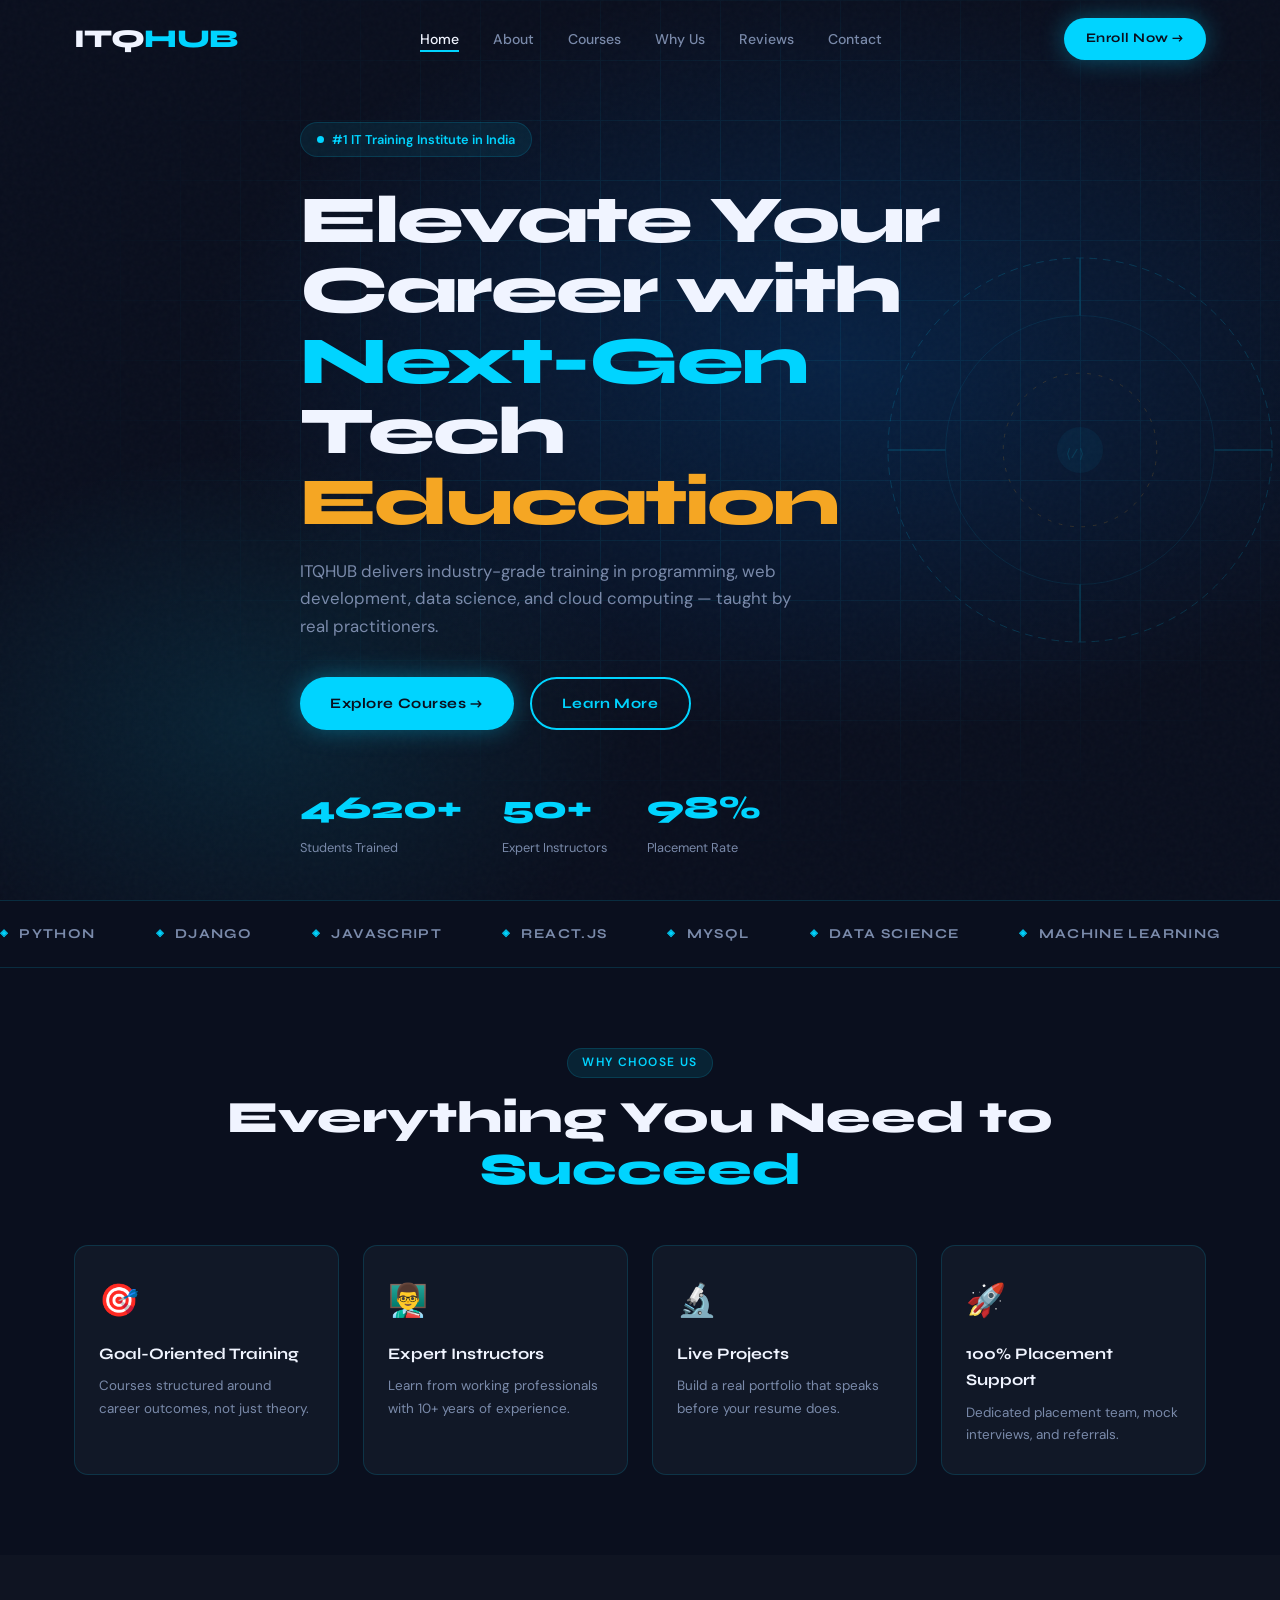
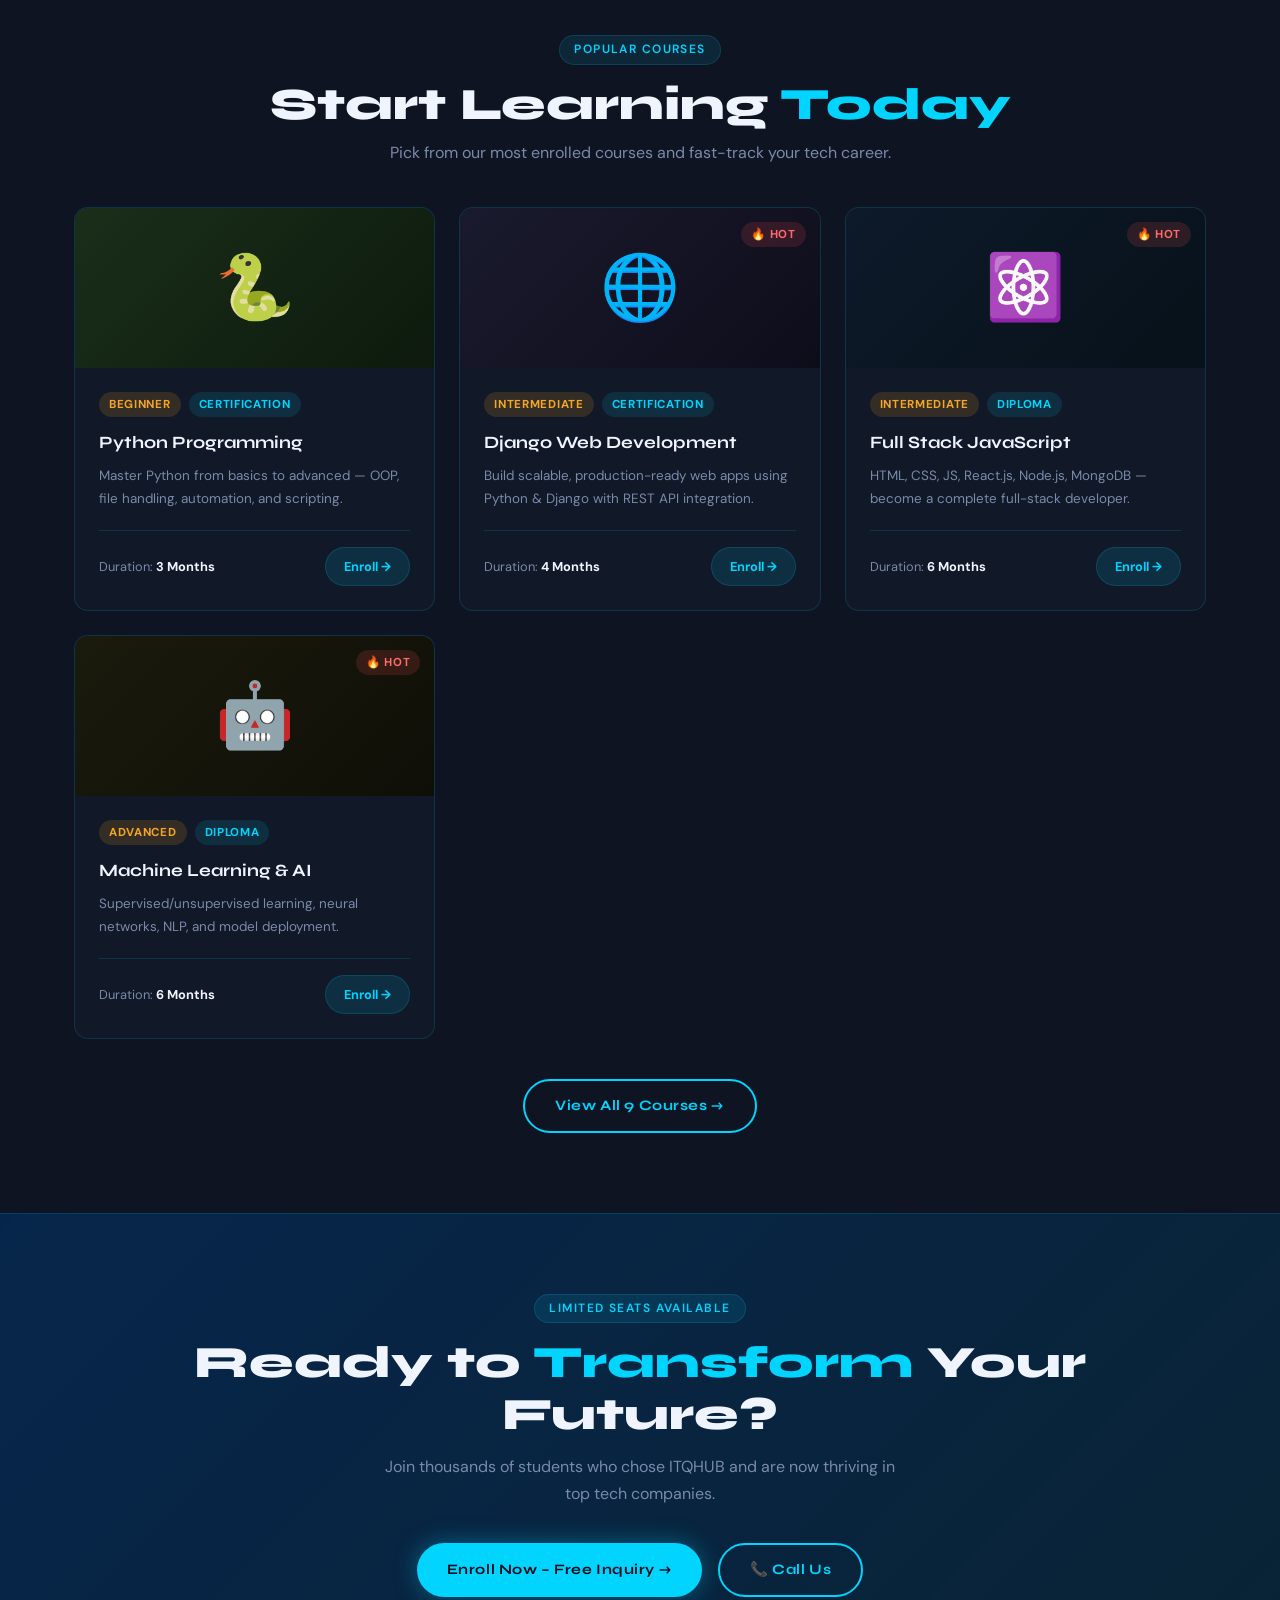
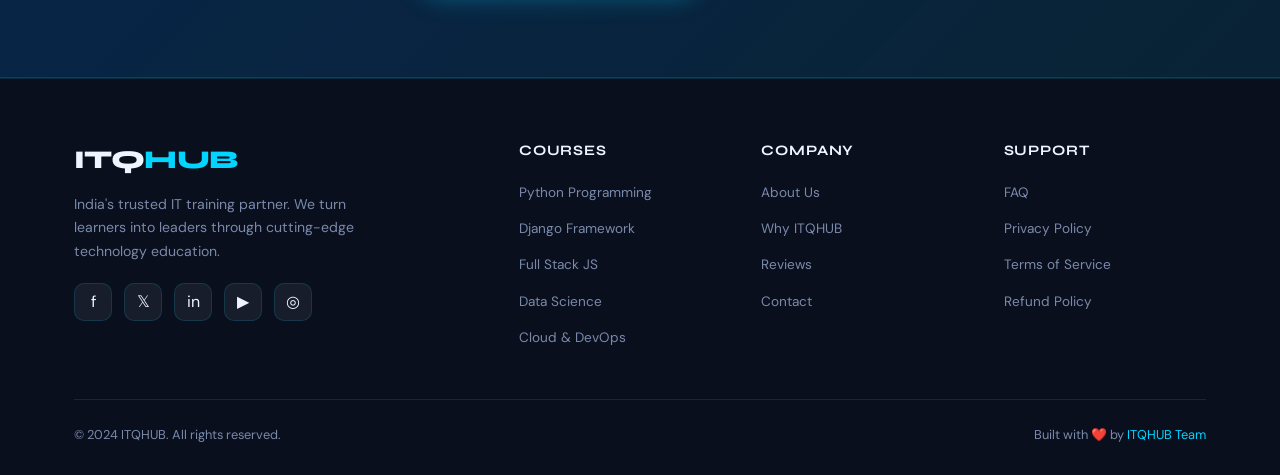
<file: index.html>
<!DOCTYPE html>
<html lang="en">

<head>
  <meta charset="UTF-8" />
  <meta name="viewport" content="width=device-width, initial-scale=1.0" />
  <meta name="description" content="ITQHUB – India's Premier IT Training & Certification Institute." />
  <title>ITQHUB – Home</title>
  <link rel="preconnect" href="https://fonts.googleapis.com" />
  <link
    href="https://fonts.googleapis.com/css2?family=Syne:wght@400;600;700;800&family=DM+Sans:ital,wght@0,300;0,400;0,500;1,300&display=swap"
    rel="stylesheet" />
  <link rel="stylesheet" href="css/style.css" />
  <style>
    /* ── HOME SPECIFIC ─────────────────────── */
    #hero {
      min-height: 100vh;
      display: flex;
      align-items: center;
      position: relative;
      overflow: hidden;
      padding-top: 80px;
    }

    .hero-bg {
      position: absolute;
      inset: 0;
      z-index: -1;
      background:
        radial-gradient(ellipse 70% 60% at 65% 40%, rgba(0, 90, 180, .25) 0%, transparent 70%),
        radial-gradient(ellipse 50% 50% at 20% 80%, rgba(0, 212, 255, .1) 0%, transparent 60%),
        var(--navy);
    }

    .hero-grid {
      position: absolute;
      inset: 0;
      z-index: -1;
      opacity: .07;
      background-image: linear-gradient(var(--accent) 1px, transparent 1px), linear-gradient(90deg, var(--accent) 1px, transparent 1px);
      background-size: 60px 60px;
      mask-image: radial-gradient(ellipse 80% 80% at 60% 40%, black 30%, transparent 70%);
    }

    .hero-content {
      max-width: 680px;
    }

    .hero-badge {
      display: inline-flex;
      align-items: center;
      gap: 8px;
      padding: 6px 16px;
      background: rgba(0, 212, 255, .08);
      border: 1px solid var(--border);
      border-radius: 50px;
      font-size: .8rem;
      font-weight: 600;
      color: var(--accent);
      margin-bottom: 28px;
      animation: fadeUp .8s ease both;
    }

    .dot {
      width: 7px;
      height: 7px;
      background: var(--accent);
      border-radius: 50%;
      animation: pulse 2s infinite;
    }

    @keyframes pulse {

      0%,
      100% {
        opacity: 1
      }

      50% {
        opacity: .3
      }
    }

    .hero-title {
      font-family: var(--font-head);
      font-size: clamp(2.6rem, 6vw, 4.2rem);
      font-weight: 800;
      line-height: 1.05;
      letter-spacing: -.03em;
      animation: fadeUp .8s .1s ease both;
    }

    .hero-title .accent {
      color: var(--accent);
    }

    .hero-title .gold {
      color: var(--gold);
    }

    .hero-desc {
      margin-top: 20px;
      color: var(--muted);
      font-size: 1.05rem;
      max-width: 520px;
      animation: fadeUp .8s .2s ease both;
    }

    .hero-actions {
      display: flex;
      gap: 16px;
      margin-top: 36px;
      flex-wrap: wrap;
      animation: fadeUp .8s .3s ease both;
    }

    .hero-stats {
      display: flex;
      gap: 40px;
      margin-top: 52px;
      flex-wrap: wrap;
      animation: fadeUp .8s .4s ease both;
    }

    .stat-num {
      font-family: var(--font-head);
      font-size: 2rem;
      font-weight: 800;
      color: var(--white);
    }

    .stat-num span {
      color: var(--accent);
    }

    .stat-label {
      font-size: .8rem;
      color: var(--muted);
      margin-top: 2px;
    }

    .hero-visual {
      position: absolute;
      right: -40px;
      top: 50%;
      transform: translateY(-50%);
      width: min(480px, 45vw);
      opacity: .18;
      pointer-events: none;
      animation: float 6s ease-in-out infinite;
    }

    @keyframes float {

      0%,
      100% {
        transform: translateY(-50%) translateX(0)
      }

      50% {
        transform: translateY(-52%) translateX(8px)
      }
    }

    @keyframes fadeUp {
      from {
        opacity: 0;
        transform: translateY(30px)
      }

      to {
        opacity: 1;
        transform: none
      }
    }

    /* ── FEATURES STRIP ─────────────────────── */
    .features-strip {
      padding: 80px 0;
    }

    .features-grid {
      display: grid;
      grid-template-columns: repeat(auto-fill, minmax(220px, 1fr));
      gap: 24px;
      margin-top: 50px;
    }

    .feat-card {
      background: var(--card);
      border: 1px solid var(--border);
      border-radius: var(--radius);
      padding: 28px 24px;
      transition: all .3s;
    }

    .feat-card:hover {
      border-color: var(--accent);
      transform: translateY(-4px);
    }

    .feat-card .icon {
      font-size: 2rem;
      margin-bottom: 14px;
    }

    .feat-card h3 {
      font-family: var(--font-head);
      font-weight: 700;
      font-size: 1rem;
      margin-bottom: 8px;
    }

    .feat-card p {
      font-size: .84rem;
      color: var(--muted);
    }

    /* ── MINI COURSES PREVIEW ───────────────── */
    .courses-preview {
      padding: 80px 0;
      background: rgba(255, 255, 255, .02);
    }

    .courses-grid {
      display: grid;
      grid-template-columns: repeat(auto-fill, minmax(300px, 1fr));
      gap: 24px;
      margin-top: 40px;
    }

    /* ── CTA ────────────────────────────────── */
    #cta {
      padding: 80px 0;
      text-align: center;
      background: linear-gradient(135deg, rgba(0, 90, 180, .3), rgba(0, 212, 255, .1));
      border-top: 1px solid var(--border);
      border-bottom: 1px solid var(--border);
    }

    @media(max-width:640px) {
      .hero-visual {
        display: none;
      }

      .hero-stats {
        gap: 24px;
      }
    }
  </style>
</head>

<body>
  <div id="loader">
    <div class="loader-logo">ITQ<span>HUB</span></div>
  </div>
  <button id="btt">▲</button>

  <div id="navPlaceholder"></div>

  <!-- HERO -->
  <section id="hero">
    <div class="hero-bg"></div>
    <div class="hero-grid"></div>
    <svg class="hero-visual" viewBox="0 0 500 500" fill="none">
      <circle cx="250" cy="250" r="200" stroke="#00d4ff" stroke-width="1" stroke-dasharray="8 6" />
      <circle cx="250" cy="250" r="140" stroke="#00d4ff" stroke-width="1" opacity=".5" />
      <circle cx="250" cy="250" r="80" stroke="#f5a623" stroke-width="1" stroke-dasharray="4 8" />
      <circle cx="250" cy="250" r="24" fill="#00d4ff" opacity=".3" />
      <line x1="250" y1="50" x2="250" y2="110" stroke="#00d4ff" stroke-width="1.5" />
      <line x1="450" y1="250" x2="390" y2="250" stroke="#00d4ff" stroke-width="1.5" />
      <line x1="50" y1="250" x2="110" y2="250" stroke="#00d4ff" stroke-width="1.5" />
      <line x1="250" y1="450" x2="250" y2="390" stroke="#00d4ff" stroke-width="1.5" />
      <text x="235" y="258" fill="#00d4ff" font-size="14" font-family="monospace">⟨/⟩</text>
    </svg>
    <div class="container">
      <div class="hero-content">
        <div class="hero-badge"><span class="dot"></span>#1 IT Training Institute in India</div>
        <h1 class="hero-title">
          Elevate Your Career with<br />
          <span class="accent">Next-Gen</span> Tech<br />
          <span class="gold">Education</span>
        </h1>
        <p class="hero-desc">ITQHUB delivers industry-grade training in programming, web development, data science, and
          cloud computing — taught by real practitioners.</p>
        <div class="hero-actions">
          <a href="pages/courses.html" class="btn btn-primary">Explore Courses →</a>
          <a href="pages/about.html" class="btn btn-outline">Learn More</a>
        </div>
        <div class="hero-stats">
          <div>
            <div class="stat-num"><span data-count="5000" data-suffix="+">5000+</span></div>
            <div class="stat-label">Students Trained</div>
          </div>
          <div>
            <div class="stat-num"><span data-count="50" data-suffix="+">50+</span></div>
            <div class="stat-label">Expert Instructors</div>
          </div>
          <div>
            <div class="stat-num"><span data-count="98" data-suffix="%">98%</span></div>
            <div class="stat-label">Placement Rate</div>
          </div>
        </div>
      </div>
    </div>
  </section>

  <!-- MARQUEE -->
  <div id="marqueePlaceholder"></div>

  <!-- FEATURES -->
  <section class="features-strip">
    <div class="container">
      <div class="reveal" style="text-align:center;">
        <span class="section-tag">Why Choose Us</span>
        <h2 class="section-title">Everything You Need to <span>Succeed</span></h2>
      </div>
      <div class="features-grid">
        <div class="feat-card reveal">
          <div class="icon">🎯</div>
          <h3>Goal-Oriented Training</h3>
          <p>Courses structured around career outcomes, not just theory.</p>
        </div>
        <div class="feat-card reveal">
          <div class="icon">👨‍🏫</div>
          <h3>Expert Instructors</h3>
          <p>Learn from working professionals with 10+ years of experience.</p>
        </div>
        <div class="feat-card reveal">
          <div class="icon">🔬</div>
          <h3>Live Projects</h3>
          <p>Build a real portfolio that speaks before your resume does.</p>
        </div>
        <div class="feat-card reveal">
          <div class="icon">🚀</div>
          <h3>100% Placement Support</h3>
          <p>Dedicated placement team, mock interviews, and referrals.</p>
        </div>
      </div>
    </div>
  </section>

  <!-- COURSES PREVIEW -->
  <section class="courses-preview">
    <div class="container">
      <div class="reveal" style="text-align:center;">
        <span class="section-tag">Popular Courses</span>
        <h2 class="section-title">Start Learning <span>Today</span></h2>
        <p class="section-sub" style="margin:10px auto 0;">Pick from our most enrolled courses and fast-track your tech
          career.</p>
      </div>
      <div class="courses-grid" id="homeCoursesGrid"></div>
      <div style="text-align:center;margin-top:40px;" class="reveal">
        <a href="pages/courses.html" class="btn btn-outline">View All 9 Courses →</a>
      </div>
    </div>
  </section>

  <!-- CTA -->
  <section id="cta">
    <div class="container reveal">
      <span class="section-tag">Limited Seats Available</span>
      <h2 class="section-title">Ready to <span>Transform</span> Your Future?</h2>
      <p style="color:var(--muted);max-width:520px;margin:14px auto 36px;">Join thousands of students who chose ITQHUB
        and are now thriving in top tech companies.</p>
      <div style="display:flex;gap:16px;justify-content:center;flex-wrap:wrap;">
        <a href="pages/contact.html" class="btn btn-primary">Enroll Now – Free Inquiry →</a>
        <a href="tel:+919876543210" class="btn btn-outline">📞 Call Us</a>
      </div>
    </div>
  </section>

  <div id="footerPlaceholder"></div>

  <script src="js/main.js"></script>
  <script>
    document.getElementById('navPlaceholder').outerHTML = getNavHTML('');
    document.getElementById('marqueePlaceholder').outerHTML = getMarqueeHTML();
    document.getElementById('footerPlaceholder').outerHTML = getFooterHTML('');

    // render 6 hot/featured courses
    document.getElementById('homeCoursesGrid').innerHTML =
      courses.filter(c => c.hot || c.id <= 3).slice(0, 6).map(c => courseCardHTML(c, 'pages/contact.html')).join('');

    // counter on scroll
    const obs = new IntersectionObserver(e => {
      if (e[0].isIntersecting) { animateCounters(); obs.disconnect(); }
    }, { threshold: .5 });
    const statsEl = document.querySelector('.hero-stats');
    if (statsEl) obs.observe(statsEl);
  </script>
</body>

</html>
</file>
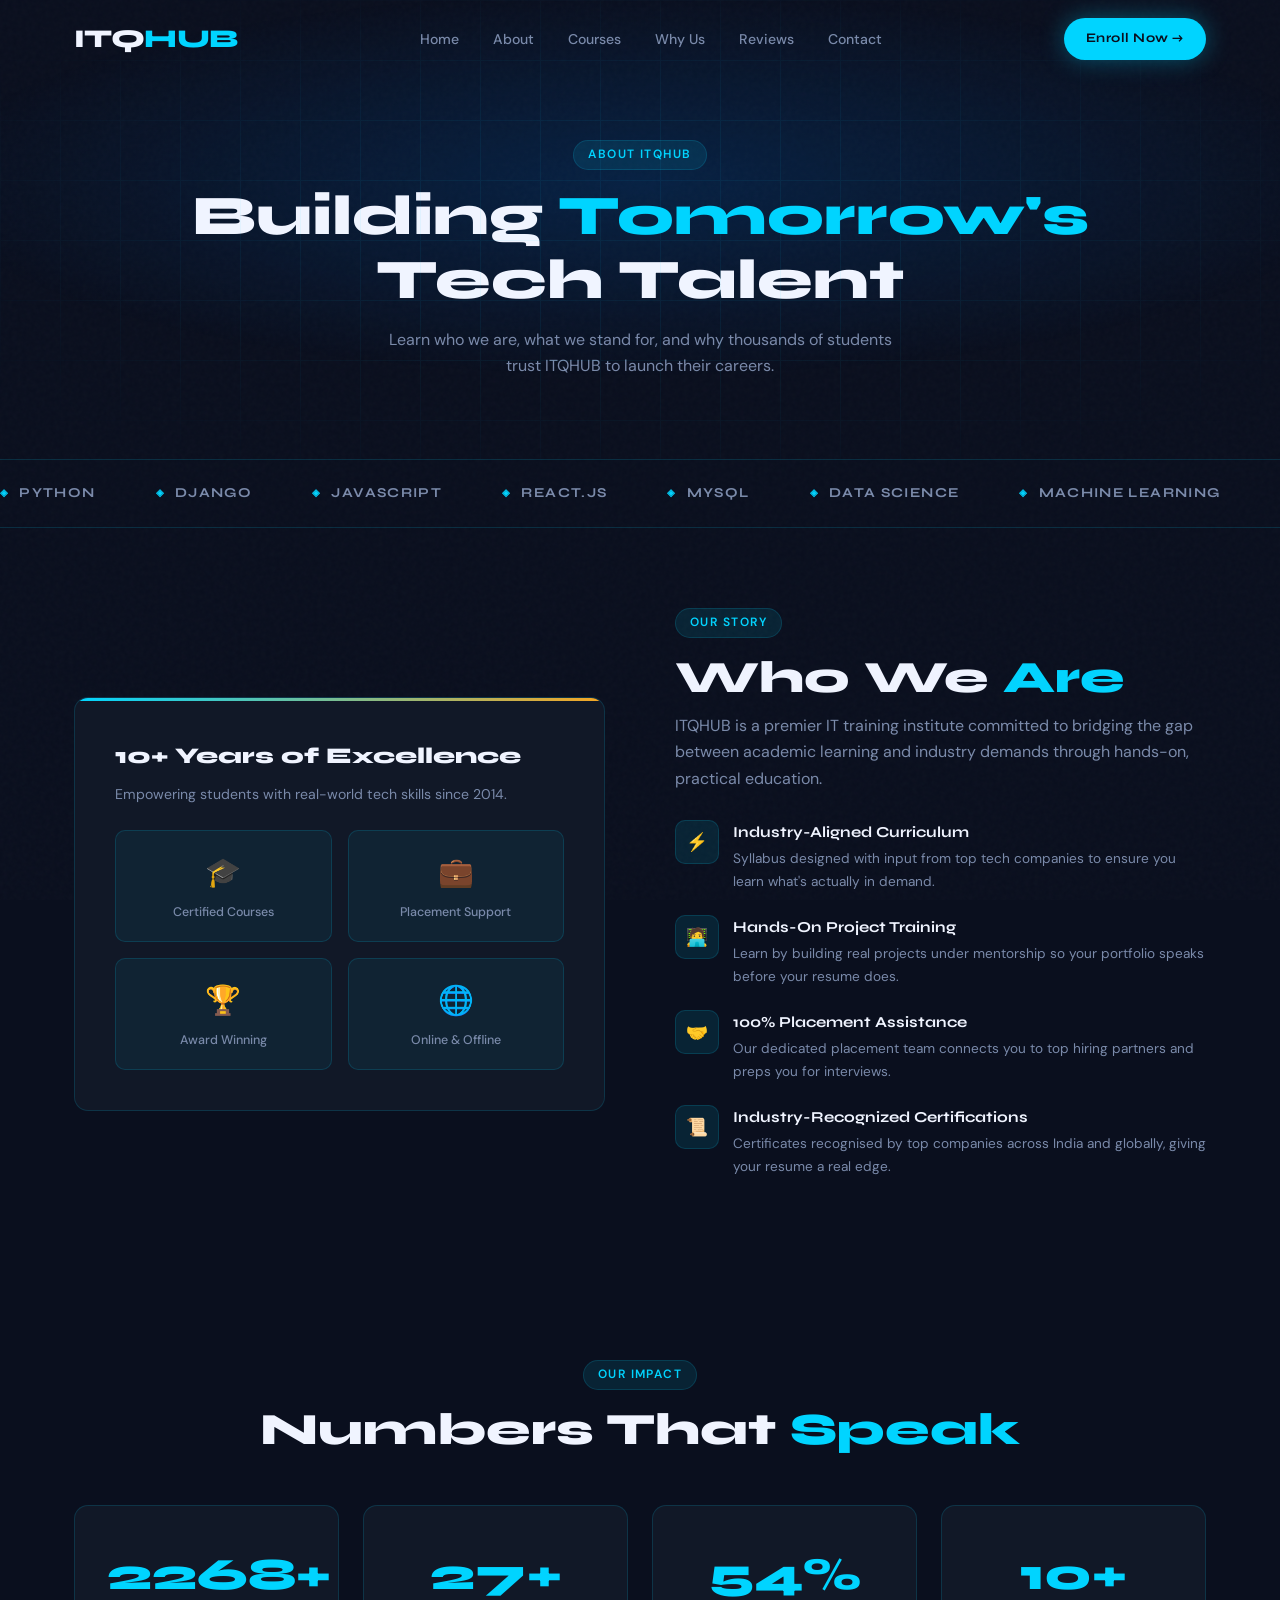
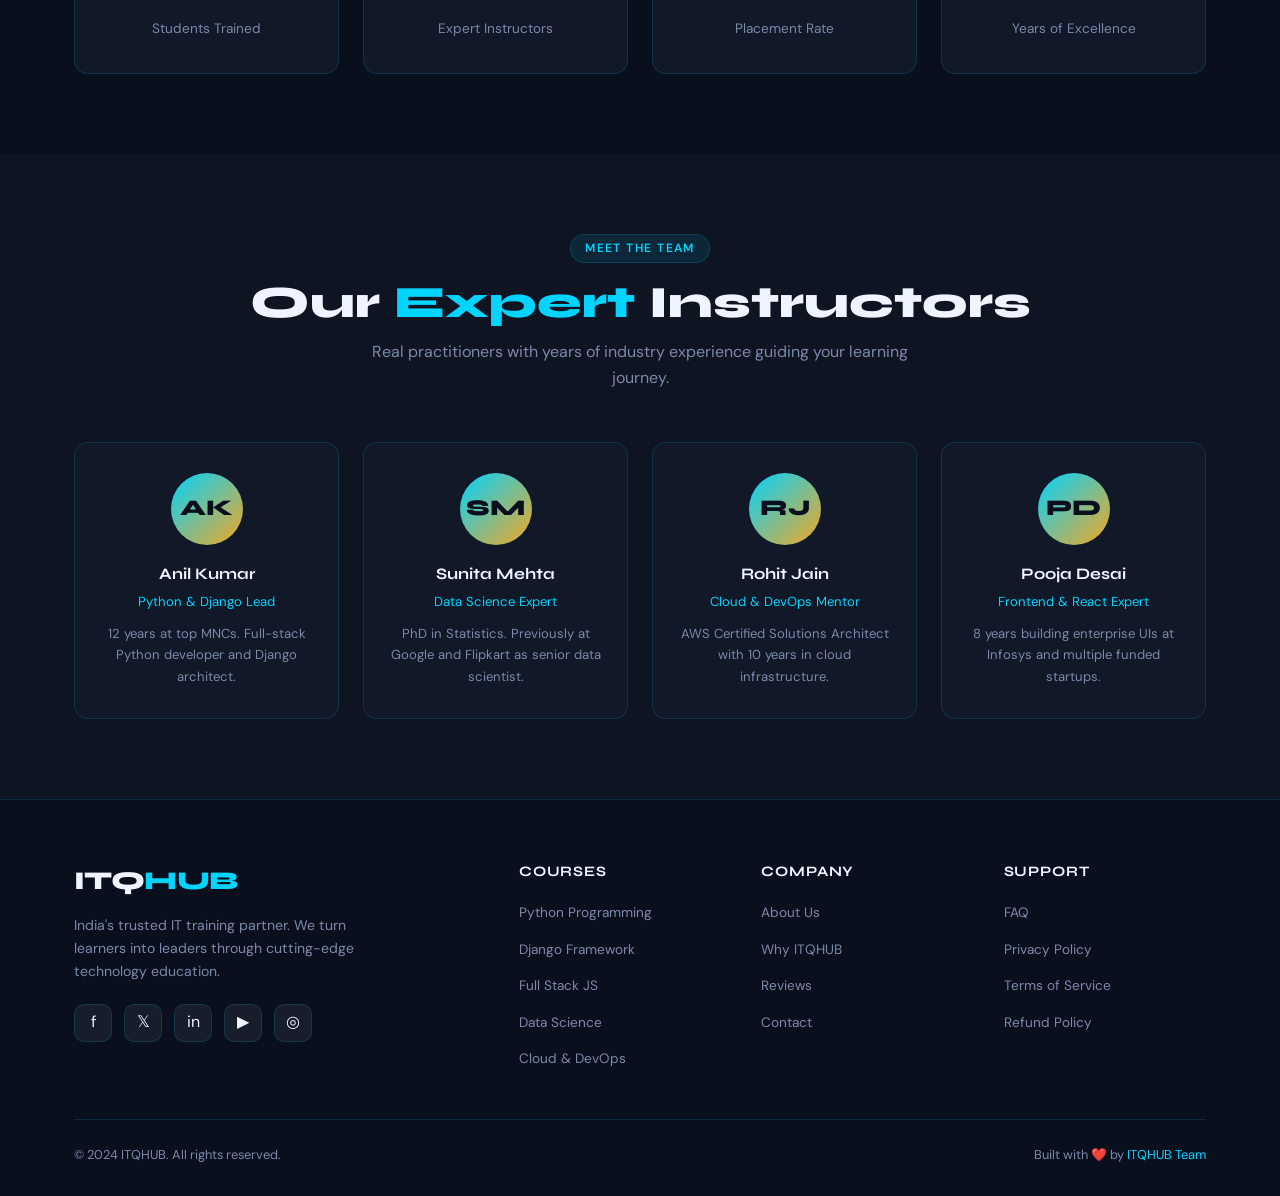
<file: pages/about.html>
<!DOCTYPE html>
<html lang="en">
<head>
  <meta charset="UTF-8"/>
  <meta name="viewport" content="width=device-width, initial-scale=1.0"/>
  <title>About Us – ITQHUB</title>
  <link rel="preconnect" href="https://fonts.googleapis.com"/>
  <link href="https://fonts.googleapis.com/css2?family=Syne:wght@400;600;700;800&family=DM+Sans:ital,wght@0,300;0,400;0,500;1,300&display=swap" rel="stylesheet"/>
  <link rel="stylesheet" href="../css/style.css"/>
  <style>
    .about-main { padding:80px 0; }
    .about-grid { display:grid; grid-template-columns:1fr 1fr; gap:70px; align-items:center; }
    .about-card {
      background:var(--card); border:1px solid var(--border); border-radius:var(--radius);
      padding:40px; position:relative; overflow:hidden;
    }
    .about-card::before {
      content:''; position:absolute; top:0; left:0; right:0; height:3px;
      background:linear-gradient(90deg,var(--accent),var(--gold));
    }
    .about-icon-grid { display:grid; grid-template-columns:1fr 1fr; gap:16px; margin-top:24px; }
    .about-icon-item {
      background:rgba(0,212,255,.06); border:1px solid var(--border);
      border-radius:10px; padding:18px; text-align:center; transition:all .3s;
    }
    .about-icon-item:hover { transform:translateY(-4px); border-color:var(--accent); }
    .about-icon-item .ic { font-size:1.8rem; margin-bottom:6px; }
    .about-icon-item p   { font-size:.78rem; color:var(--muted); font-weight:500; }
    .feat-item { display:flex; gap:14px; align-items:flex-start; margin-bottom:22px; }
    .feat-icon {
      width:44px; height:44px; border-radius:10px; flex-shrink:0;
      background:rgba(0,212,255,.1); border:1px solid var(--border);
      display:flex; align-items:center; justify-content:center; font-size:1.1rem;
    }
    .feat-title { font-family:var(--font-head); font-weight:700; font-size:.95rem; }
    .feat-desc  { font-size:.85rem; color:var(--muted); margin-top:3px; }

    /* TEAM */
    .team-section { padding:80px 0; background:rgba(255,255,255,.02); }
    .team-grid { display:grid; grid-template-columns:repeat(auto-fill,minmax(220px,1fr)); gap:24px; margin-top:50px; }
    .team-card {
      background:var(--card); border:1px solid var(--border); border-radius:var(--radius);
      padding:30px 24px; text-align:center; transition:all .3s;
    }
    .team-card:hover { border-color:var(--accent); transform:translateY(-5px); }
    .team-avatar {
      width:72px; height:72px; border-radius:50%; margin:0 auto 16px;
      background:linear-gradient(135deg,var(--accent),var(--gold));
      display:flex; align-items:center; justify-content:center;
      font-family:var(--font-head); font-weight:800; font-size:1.4rem; color:var(--navy);
    }
    .team-name { font-family:var(--font-head); font-weight:700; font-size:1rem; }
    .team-role { font-size:.82rem; color:var(--accent); margin-top:4px; }
    .team-bio  { font-size:.82rem; color:var(--muted); margin-top:10px; }

    /* MILESTONES */
    .milestones { padding:80px 0; }
    .milestone-grid { display:grid; grid-template-columns:repeat(4,1fr); gap:24px; margin-top:50px; }
    .milestone-card {
      background:var(--card); border:1px solid var(--border); border-radius:var(--radius);
      padding:32px; text-align:center; position:relative; overflow:hidden; transition:all .3s;
    }
    .milestone-card:hover { border-color:var(--accent); }
    .milestone-card::after {
      content:''; position:absolute; bottom:0; left:0; height:3px; width:0;
      background:linear-gradient(90deg,var(--accent),var(--gold)); transition:width .4s;
    }
    .milestone-card:hover::after { width:100%; }
    .m-num { font-family:var(--font-head); font-size:2.8rem; font-weight:800; color:var(--accent); }
    .m-label { font-size:.85rem; color:var(--muted); margin-top:6px; }

    @media(max-width:900px){ .about-grid{grid-template-columns:1fr;} .milestone-grid{grid-template-columns:1fr 1fr;} }
    @media(max-width:500px){ .milestone-grid{grid-template-columns:1fr;} }
  </style>
</head>
<body>
<div id="loader"><div class="loader-logo">ITQ<span>HUB</span></div></div>
<button id="btt">▲</button>
<div id="navPlaceholder"></div>

<!-- PAGE HERO -->
<div class="page-hero">
  <div class="page-hero-grid"></div>
  <div class="container">
    <span class="section-tag">About ITQHUB</span>
    <h1 class="section-title">Building <span>Tomorrow's</span> Tech Talent</h1>
    <p>Learn who we are, what we stand for, and why thousands of students trust ITQHUB to launch their careers.</p>
  </div>
</div>

<div id="marqueePlaceholder"></div>

<!-- ABOUT MAIN -->
<section class="about-main">
  <div class="container">
    <div class="about-grid">
      <div class="reveal">
        <div class="about-card">
          <h3 style="font-family:var(--font-head);font-size:1.4rem;font-weight:800;">10+ Years of Excellence</h3>
          <p style="color:var(--muted);font-size:.88rem;margin-top:8px;">Empowering students with real-world tech skills since 2014.</p>
          <div class="about-icon-grid">
            <div class="about-icon-item"><div class="ic">🎓</div><p>Certified Courses</p></div>
            <div class="about-icon-item"><div class="ic">💼</div><p>Placement Support</p></div>
            <div class="about-icon-item"><div class="ic">🏆</div><p>Award Winning</p></div>
            <div class="about-icon-item"><div class="ic">🌐</div><p>Online & Offline</p></div>
          </div>
        </div>
      </div>
      <div class="reveal">
        <span class="section-tag">Our Story</span>
        <h2 class="section-title">Who We <span>Are</span></h2>
        <p class="section-sub">ITQHUB is a premier IT training institute committed to bridging the gap between academic learning and industry demands through hands-on, practical education.</p>
        <div style="margin-top:28px;">
          <div class="feat-item">
            <div class="feat-icon">⚡</div>
            <div>
              <div class="feat-title">Industry-Aligned Curriculum</div>
              <div class="feat-desc">Syllabus designed with input from top tech companies to ensure you learn what's actually in demand.</div>
            </div>
          </div>
          <div class="feat-item">
            <div class="feat-icon">🧑‍💻</div>
            <div>
              <div class="feat-title">Hands-On Project Training</div>
              <div class="feat-desc">Learn by building real projects under mentorship so your portfolio speaks before your resume does.</div>
            </div>
          </div>
          <div class="feat-item">
            <div class="feat-icon">🤝</div>
            <div>
              <div class="feat-title">100% Placement Assistance</div>
              <div class="feat-desc">Our dedicated placement team connects you to top hiring partners and preps you for interviews.</div>
            </div>
          </div>
          <div class="feat-item">
            <div class="feat-icon">📜</div>
            <div>
              <div class="feat-title">Industry-Recognized Certifications</div>
              <div class="feat-desc">Certificates recognised by top companies across India and globally, giving your resume a real edge.</div>
            </div>
          </div>
        </div>
      </div>
    </div>
  </div>
</section>

<!-- MILESTONES -->
<section class="milestones">
  <div class="container">
    <div class="reveal" style="text-align:center;">
      <span class="section-tag">Our Impact</span>
      <h2 class="section-title">Numbers That <span>Speak</span></h2>
    </div>
    <div class="milestone-grid">
      <div class="milestone-card reveal">
        <div class="m-num" data-count="5000" data-suffix="+">5000+</div>
        <div class="m-label">Students Trained</div>
      </div>
      <div class="milestone-card reveal">
        <div class="m-num" data-count="50" data-suffix="+">50+</div>
        <div class="m-label">Expert Instructors</div>
      </div>
      <div class="milestone-card reveal">
        <div class="m-num" data-count="98" data-suffix="%">98%</div>
        <div class="m-label">Placement Rate</div>
      </div>
      <div class="milestone-card reveal">
        <div class="m-num" data-count="10" data-suffix="+">10+</div>
        <div class="m-label">Years of Excellence</div>
      </div>
    </div>
  </div>
</section>

<!-- TEAM -->
<section class="team-section">
  <div class="container">
    <div class="reveal" style="text-align:center;">
      <span class="section-tag">Meet the Team</span>
      <h2 class="section-title">Our <span>Expert</span> Instructors</h2>
      <p class="section-sub" style="margin:10px auto 0;">Real practitioners with years of industry experience guiding your learning journey.</p>
    </div>
    <div class="team-grid">
      <div class="team-card reveal">
        <div class="team-avatar">AK</div>
        <div class="team-name">Anil Kumar</div>
        <div class="team-role">Python & Django Lead</div>
        <div class="team-bio">12 years at top MNCs. Full-stack Python developer and Django architect.</div>
      </div>
      <div class="team-card reveal">
        <div class="team-avatar">SM</div>
        <div class="team-name">Sunita Mehta</div>
        <div class="team-role">Data Science Expert</div>
        <div class="team-bio">PhD in Statistics. Previously at Google and Flipkart as senior data scientist.</div>
      </div>
      <div class="team-card reveal">
        <div class="team-avatar">RJ</div>
        <div class="team-name">Rohit Jain</div>
        <div class="team-role">Cloud & DevOps Mentor</div>
        <div class="team-bio">AWS Certified Solutions Architect with 10 years in cloud infrastructure.</div>
      </div>
      <div class="team-card reveal">
        <div class="team-avatar">PD</div>
        <div class="team-name">Pooja Desai</div>
        <div class="team-role">Frontend & React Expert</div>
        <div class="team-bio">8 years building enterprise UIs at Infosys and multiple funded startups.</div>
      </div>
    </div>
  </div>
</section>

<div id="footerPlaceholder"></div>

<script src="../js/main.js"></script>
<script>
  document.getElementById('navPlaceholder').outerHTML    = getNavHTML('../');
  document.getElementById('marqueePlaceholder').outerHTML = getMarqueeHTML();
  document.getElementById('footerPlaceholder').outerHTML  = getFooterHTML('../');

  const obs = new IntersectionObserver(e=>{if(e[0].isIntersecting){animateCounters();obs.disconnect();}},{threshold:.4});
  const mg = document.querySelector('.milestone-grid');
  if(mg) obs.observe(mg);
</script>
</body>
</html>
</file>
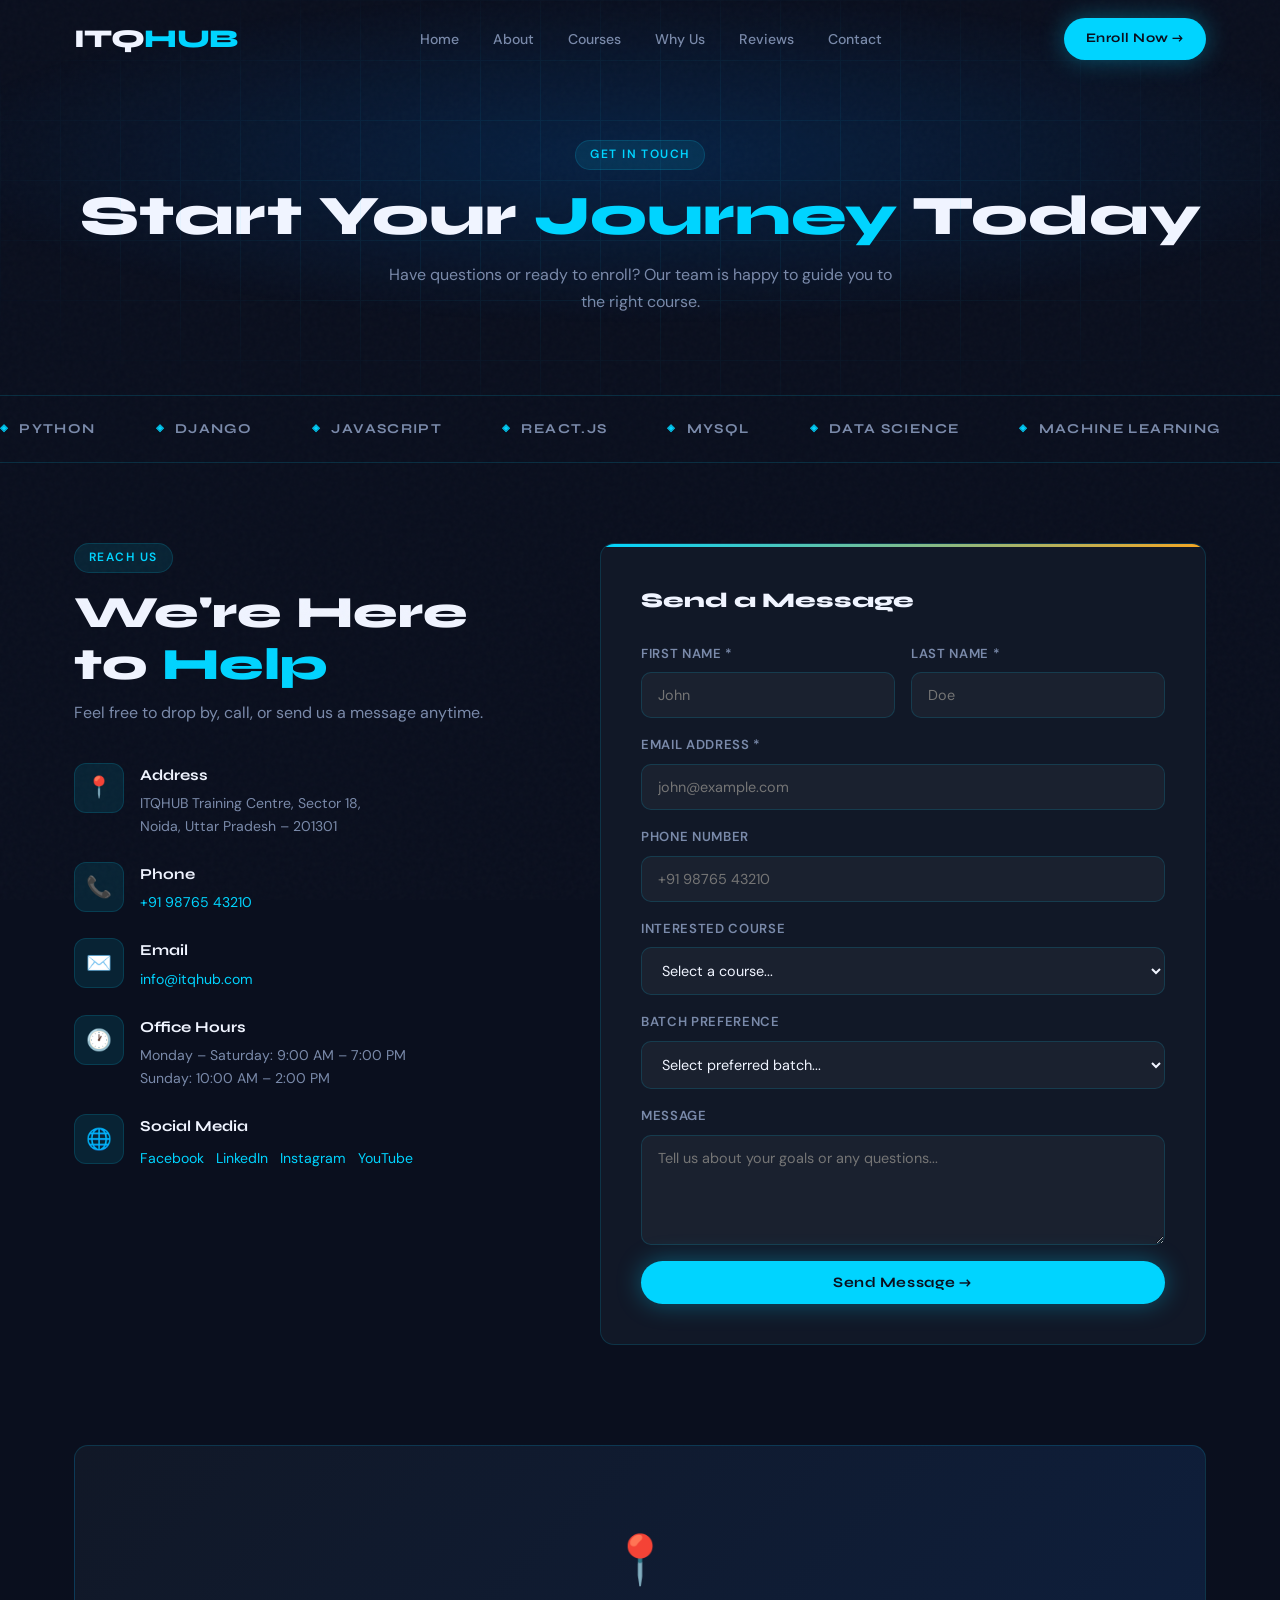
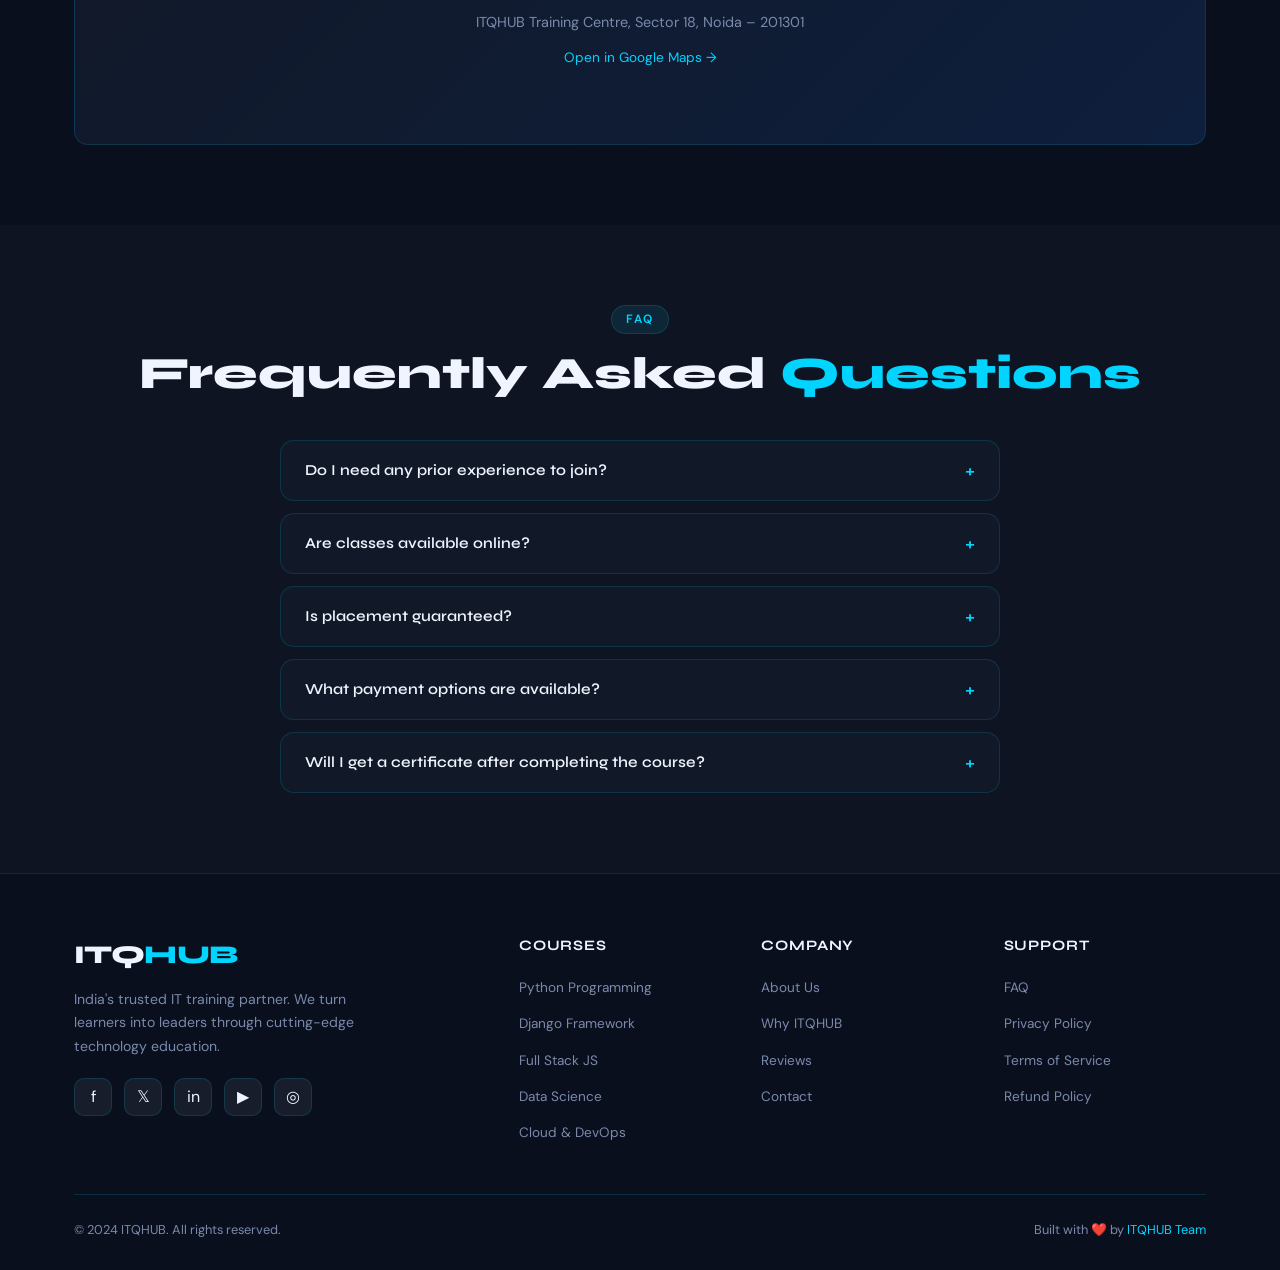
<file: pages/contact.html>
<!DOCTYPE html>
<html lang="en">
<head>
  <meta charset="UTF-8"/>
  <meta name="viewport" content="width=device-width, initial-scale=1.0"/>
  <title>Contact Us – ITQHUB</title>
  <link rel="preconnect" href="https://fonts.googleapis.com"/>
  <link href="https://fonts.googleapis.com/css2?family=Syne:wght@400;600;700;800&family=DM+Sans:ital,wght@0,300;0,400;0,500;1,300&display=swap" rel="stylesheet"/>
  <link rel="stylesheet" href="../css/style.css"/>
  <style>
    .contact-section { padding:80px 0 100px; }
    .contact-grid { display:grid; grid-template-columns:1fr 1.3fr; gap:60px; align-items:start; }
    .contact-info { display:flex; flex-direction:column; gap:24px; }
    .contact-item { display:flex; gap:16px; align-items:flex-start; }
    .contact-icon {
      width:50px; height:50px; border-radius:12px; flex-shrink:0;
      background:rgba(0,212,255,.1); border:1px solid var(--border);
      display:flex; align-items:center; justify-content:center; font-size:1.3rem;
    }
    .contact-label { font-family:var(--font-head); font-weight:700; font-size:.95rem; margin-bottom:4px; }
    .contact-value { font-size:.88rem; color:var(--muted); }
    .contact-form-box {
      background:var(--card); border:1px solid var(--border); border-radius:var(--radius);
      padding:40px; position:relative; overflow:hidden;
    }
    .contact-form-box::before {
      content:''; position:absolute; top:0; left:0; right:0; height:3px;
      background:linear-gradient(90deg,var(--accent),var(--gold));
    }

    /* MAP PLACEHOLDER */
    .map-section { padding:0 0 80px; }
    .map-box {
      width:100%; height:300px; border-radius:var(--radius);
      background:linear-gradient(135deg,var(--card),var(--blue));
      border:1px solid var(--border); display:flex; flex-direction:column;
      align-items:center; justify-content:center; gap:12px;
    }
    .map-box .map-icon { font-size:3rem; }
    .map-box p { color:var(--muted); font-size:.9rem; }
    .map-box a { color:var(--accent); font-size:.85rem; }

    /* FAQ */
    .faq-section { padding:80px 0; background:rgba(255,255,255,.02); }
    .faq-list { display:flex; flex-direction:column; gap:12px; margin-top:40px; max-width:720px; margin-left:auto; margin-right:auto; }
    .faq-item {
      background:var(--card); border:1px solid var(--border); border-radius:var(--radius); overflow:hidden;
    }
    .faq-q {
      width:100%; padding:18px 24px; display:flex; justify-content:space-between; align-items:center;
      background:none; border:none; color:var(--white); font-family:var(--font-head); font-weight:600;
      font-size:.95rem; cursor:pointer; text-align:left; transition:color .25s;
    }
    .faq-q:hover { color:var(--accent); }
    .faq-arrow { color:var(--accent); font-size:1.2rem; transition:transform .3s; }
    .faq-item.open .faq-arrow { transform:rotate(45deg); }
    .faq-a { display:none; padding:0 24px 18px; color:var(--muted); font-size:.88rem; line-height:1.7; }
    .faq-item.open .faq-a { display:block; }

    @media(max-width:900px){ .contact-grid{grid-template-columns:1fr;} }
  </style>
</head>
<body>
<div id="loader"><div class="loader-logo">ITQ<span>HUB</span></div></div>
<button id="btt">▲</button>
<div id="navPlaceholder"></div>

<div class="page-hero">
  <div class="page-hero-grid"></div>
  <div class="container">
    <span class="section-tag">Get In Touch</span>
    <h1 class="section-title">Start Your <span>Journey</span> Today</h1>
    <p>Have questions or ready to enroll? Our team is happy to guide you to the right course.</p>
  </div>
</div>

<div id="marqueePlaceholder"></div>

<!-- CONTACT MAIN -->
<section class="contact-section">
  <div class="container">
    <div class="contact-grid">
      <div class="reveal">
        <span class="section-tag">Reach Us</span>
        <h2 class="section-title">We're Here to <span>Help</span></h2>
        <p class="section-sub" style="margin-bottom:36px;">Feel free to drop by, call, or send us a message anytime.</p>
        <div class="contact-info">
          <div class="contact-item">
            <div class="contact-icon">📍</div>
            <div>
              <div class="contact-label">Address</div>
              <div class="contact-value">ITQHUB Training Centre, Sector 18,<br/>Noida, Uttar Pradesh – 201301</div>
            </div>
          </div>
          <div class="contact-item">
            <div class="contact-icon">📞</div>
            <div>
              <div class="contact-label">Phone</div>
              <div class="contact-value"><a href="tel:+919876543210" style="color:var(--accent);">+91 98765 43210</a></div>
            </div>
          </div>
          <div class="contact-item">
            <div class="contact-icon">✉️</div>
            <div>
              <div class="contact-label">Email</div>
              <div class="contact-value"><a href="mailto:info@itqhub.com" style="color:var(--accent);">info@itqhub.com</a></div>
            </div>
          </div>
          <div class="contact-item">
            <div class="contact-icon">🕐</div>
            <div>
              <div class="contact-label">Office Hours</div>
              <div class="contact-value">Monday – Saturday: 9:00 AM – 7:00 PM<br/>Sunday: 10:00 AM – 2:00 PM</div>
            </div>
          </div>
          <div class="contact-item">
            <div class="contact-icon">🌐</div>
            <div>
              <div class="contact-label">Social Media</div>
              <div class="contact-value" style="display:flex;gap:12px;margin-top:8px;flex-wrap:wrap;">
                <a href="#" style="color:var(--accent);">Facebook</a>
                <a href="#" style="color:var(--accent);">LinkedIn</a>
                <a href="#" style="color:var(--accent);">Instagram</a>
                <a href="#" style="color:var(--accent);">YouTube</a>
              </div>
            </div>
          </div>
        </div>
      </div>
      <div class="reveal">
        <div class="contact-form-box">
          <h3 style="font-family:var(--font-head);font-size:1.3rem;font-weight:800;margin-bottom:24px;">Send a Message</h3>
          <form id="contactForm" novalidate>
            <div class="form-row">
              <div class="form-group">
                <label>FIRST NAME *</label>
                <input type="text" id="fname" placeholder="John" required/>
              </div>
              <div class="form-group">
                <label>LAST NAME *</label>
                <input type="text" id="lname" placeholder="Doe" required/>
              </div>
            </div>
            <div class="form-group">
              <label>EMAIL ADDRESS *</label>
              <input type="email" id="email" placeholder="john@example.com" required/>
            </div>
            <div class="form-group">
              <label>PHONE NUMBER</label>
              <input type="tel" id="phone" placeholder="+91 98765 43210"/>
            </div>
            <div class="form-group">
              <label>INTERESTED COURSE</label>
              <select id="course">
                <option value="">Select a course...</option>
                <option>Python Programming</option>
                <option>Django Web Development</option>
                <option>Full Stack JavaScript</option>
                <option>Data Science &amp; Analytics</option>
                <option>Machine Learning &amp; AI</option>
                <option>AWS Cloud Computing</option>
                <option>DevOps Engineering</option>
                <option>Frontend Development</option>
                <option>MySQL &amp; Database Design</option>
                <option>Other / Not Sure Yet</option>
              </select>
            </div>
            <div class="form-group">
              <label>BATCH PREFERENCE</label>
              <select id="batch">
                <option value="">Select preferred batch...</option>
                <option>Morning (9 AM – 12 PM)</option>
                <option>Evening (6 PM – 9 PM)</option>
                <option>Weekend (Sat & Sun)</option>
                <option>Online / Flexible</option>
              </select>
            </div>
            <div class="form-group">
              <label>MESSAGE</label>
              <textarea id="message" placeholder="Tell us about your goals or any questions..."></textarea>
            </div>
            <button type="submit" class="btn btn-primary" style="width:100%;justify-content:center;">
              Send Message →
            </button>
            <div class="form-msg" id="formMsg"></div>
          </form>
        </div>
      </div>
    </div>
  </div>
</section>

<!-- MAP -->
<section class="map-section">
  <div class="container">
    <div class="map-box reveal">
      <div class="map-icon">📍</div>
      <p>ITQHUB Training Centre, Sector 18, Noida – 201301</p>
      <a href="https://maps.google.com/?q=Sector+18+Noida" target="_blank" rel="noopener">
        Open in Google Maps →
      </a>
    </div>
  </div>
</section>

<!-- FAQ -->
<section class="faq-section">
  <div class="container">
    <div class="reveal" style="text-align:center;">
      <span class="section-tag">FAQ</span>
      <h2 class="section-title">Frequently Asked <span>Questions</span></h2>
    </div>
    <div class="faq-list reveal">
      <div class="faq-item">
        <button class="faq-q">Do I need any prior experience to join? <span class="faq-arrow">+</span></button>
        <div class="faq-a">No! We have beginner-friendly courses for absolute newcomers, as well as advanced tracks for experienced developers. Our counsellors will help you find the right fit.</div>
      </div>
      <div class="faq-item">
        <button class="faq-q">Are classes available online? <span class="faq-arrow">+</span></button>
        <div class="faq-a">Yes. We offer both online (live video) and offline (classroom) batches. You can switch between modes as needed.</div>
      </div>
      <div class="faq-item">
        <button class="faq-q">Is placement guaranteed? <span class="faq-arrow">+</span></button>
        <div class="faq-a">We provide 100% placement assistance including resume reviews, mock interviews, and direct referrals to our hiring partners. Our placement rate is 98%.</div>
      </div>
      <div class="faq-item">
        <button class="faq-q">What payment options are available? <span class="faq-arrow">+</span></button>
        <div class="faq-a">We accept one-time payments, EMI (0% interest on select courses), and scholarship options for deserving students. Contact us for details.</div>
      </div>
      <div class="faq-item">
        <button class="faq-q">Will I get a certificate after completing the course? <span class="faq-arrow">+</span></button>
        <div class="faq-a">Yes. Every student who completes the course and projects receives an ITQHUB certification which is recognised by our 200+ hiring partners across India.</div>
      </div>
    </div>
  </div>
</section>

<div id="footerPlaceholder"></div>
<script src="../js/main.js"></script>
<script>
  document.getElementById('navPlaceholder').outerHTML    = getNavHTML('../');
  document.getElementById('marqueePlaceholder').outerHTML = getMarqueeHTML();
  document.getElementById('footerPlaceholder').outerHTML  = getFooterHTML('../');

  // FAQ accordion
  document.querySelectorAll('.faq-q').forEach(btn=>{
    btn.addEventListener('click',()=>{
      const item = btn.parentElement;
      const isOpen = item.classList.contains('open');
      document.querySelectorAll('.faq-item').forEach(i=>i.classList.remove('open'));
      if (!isOpen) item.classList.add('open');
    });
  });
</script>
</body>
</html>
</file>
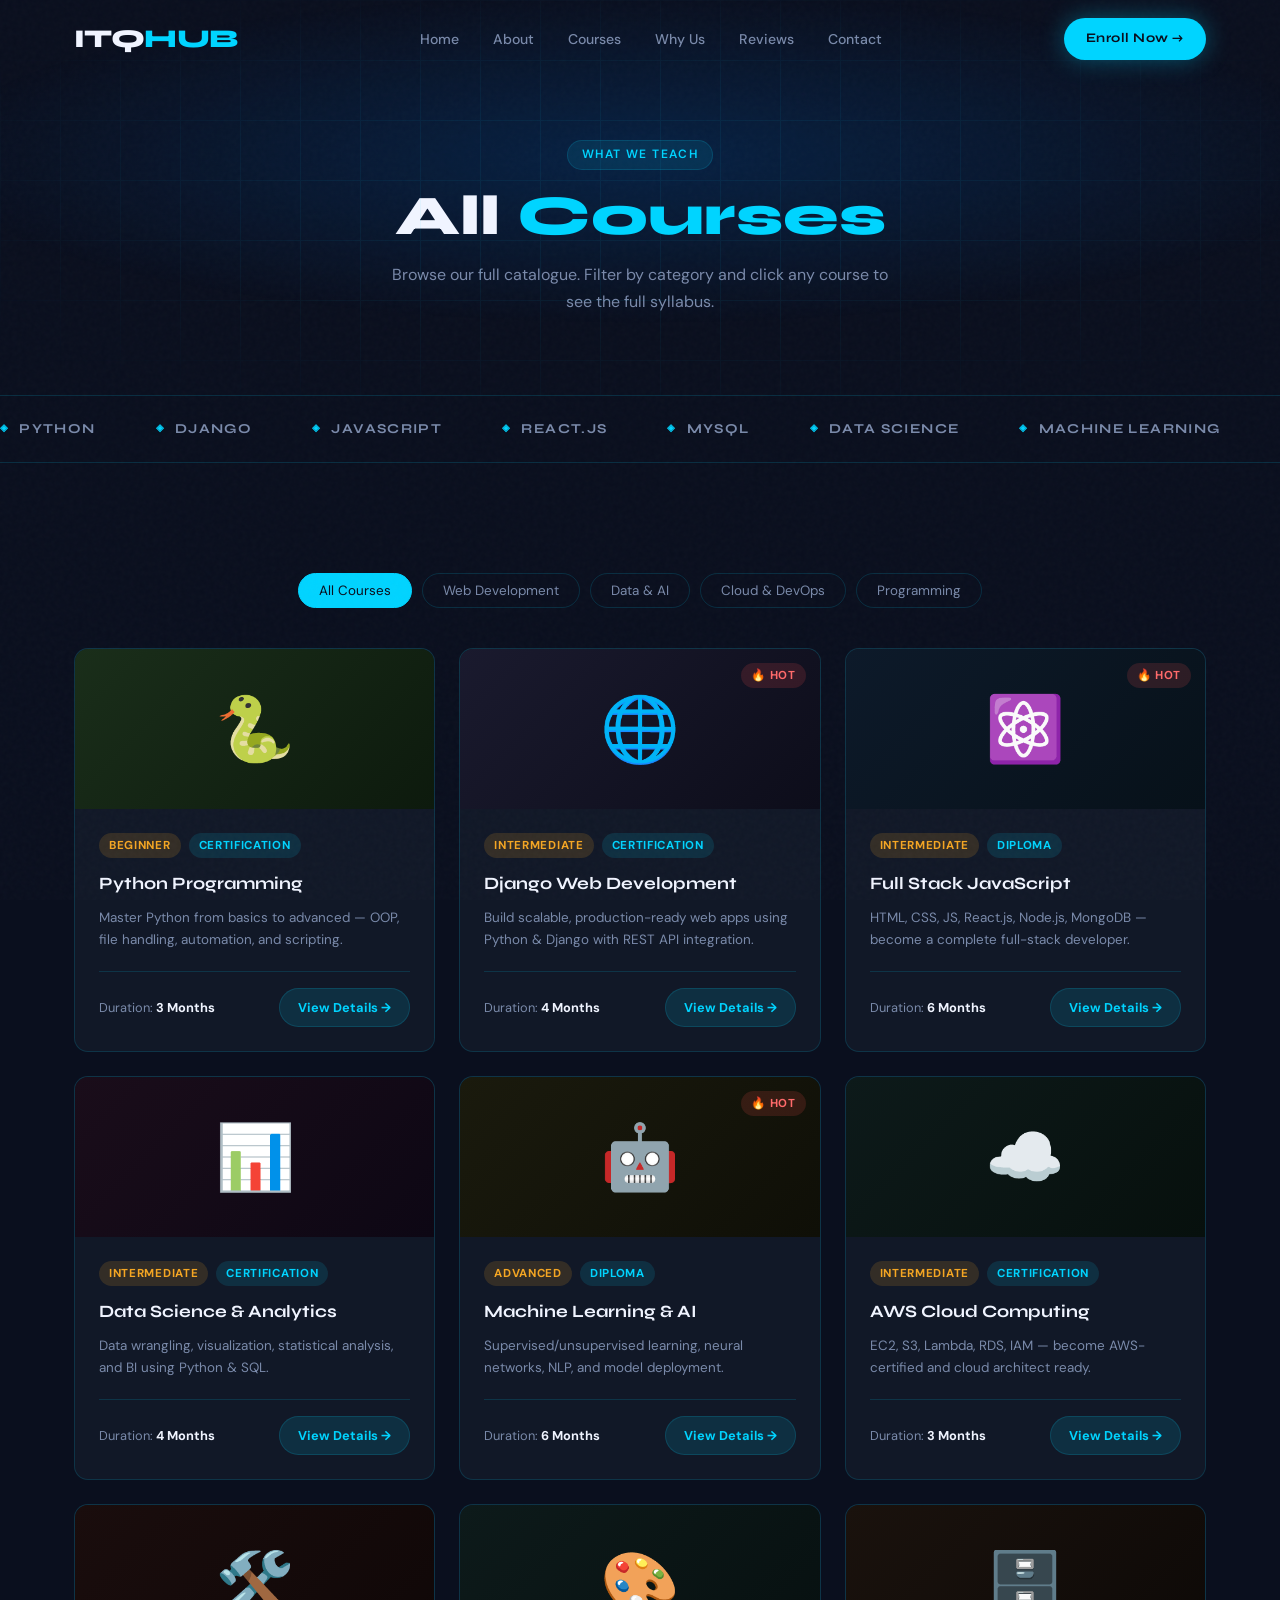
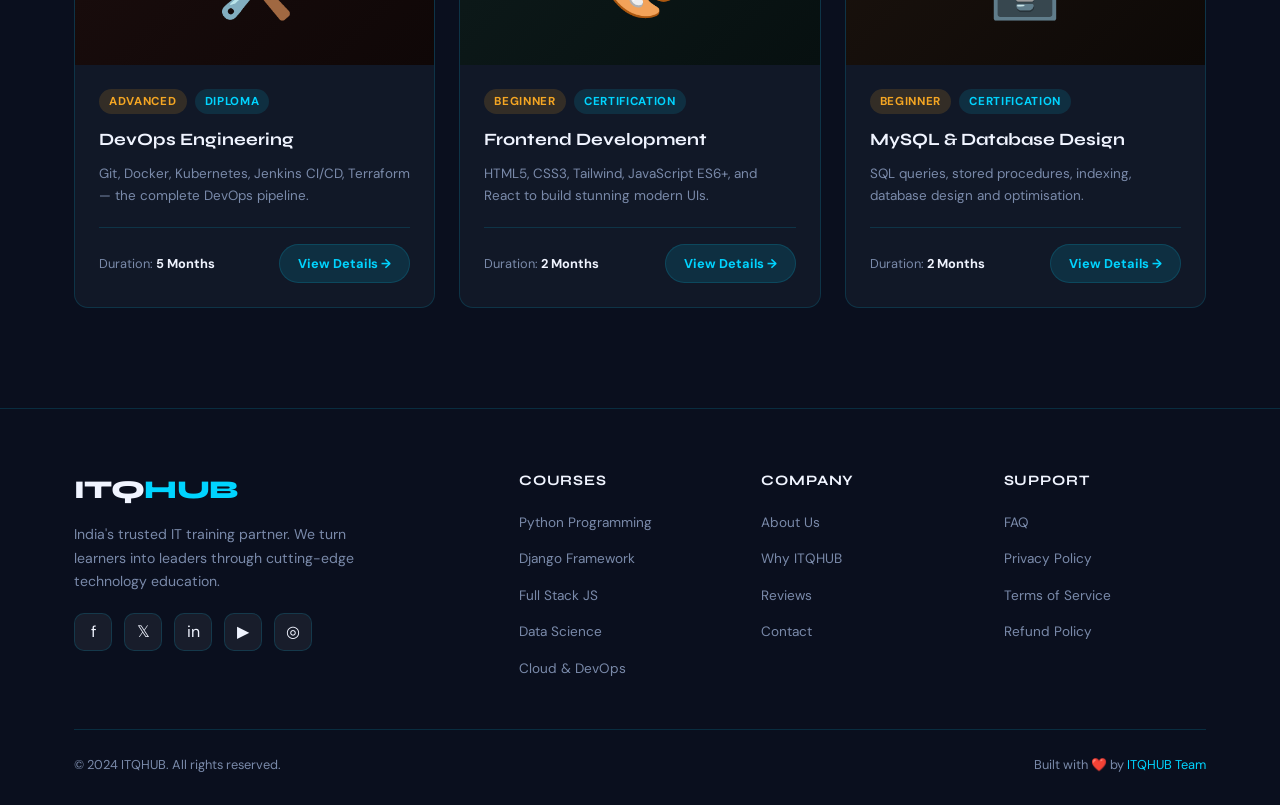
<file: pages/courses.html>
<!DOCTYPE html>
<html lang="en">
<head>
  <meta charset="UTF-8"/>
  <meta name="viewport" content="width=device-width, initial-scale=1.0"/>
  <title>Courses – ITQHUB</title>
  <link rel="preconnect" href="https://fonts.googleapis.com"/>
  <link href="https://fonts.googleapis.com/css2?family=Syne:wght@400;600;700;800&family=DM+Sans:ital,wght@0,300;0,400;0,500;1,300&display=swap" rel="stylesheet"/>
  <link rel="stylesheet" href="../css/style.css"/>
  <style>
    .courses-section { padding:70px 0 100px; }
    .courses-filter {
      display:flex; justify-content:center; gap:10px; flex-wrap:wrap; margin:40px 0;
    }
    .filter-btn {
      padding:8px 20px; border-radius:50px; border:1px solid var(--border);
      background:transparent; color:var(--muted); font-family:var(--font-body);
      font-size:.84rem; cursor:pointer; transition:all .25s;
    }
    .filter-btn.active,.filter-btn:hover { background:var(--accent); color:var(--navy); border-color:var(--accent); }
    .courses-grid { display:grid; grid-template-columns:repeat(auto-fill,minmax(310px,1fr)); gap:24px; }

    /* COURSE MODAL */
    .modal-overlay {
      position:fixed; inset:0; background:rgba(0,0,0,.75); backdrop-filter:blur(6px);
      z-index:2000; display:flex; align-items:center; justify-content:center;
      opacity:0; visibility:hidden; transition:all .3s;
    }
    .modal-overlay.open { opacity:1; visibility:visible; }
    .modal {
      background:var(--card); border:1px solid var(--border); border-radius:var(--radius);
      width:min(560px,92vw); max-height:85vh; overflow-y:auto;
      padding:36px; position:relative; transform:translateY(30px); transition:transform .3s;
    }
    .modal-overlay.open .modal { transform:none; }
    .modal::before { content:''; position:absolute; top:0; left:0; right:0; height:3px; background:linear-gradient(90deg,var(--accent),var(--gold)); }
    .modal-close {
      position:absolute; top:16px; right:16px; background:rgba(255,255,255,.08);
      border:none; color:var(--white); width:32px; height:32px; border-radius:50%;
      cursor:pointer; font-size:1rem; display:flex; align-items:center; justify-content:center;
    }
    .modal-close:hover { background:var(--accent); color:var(--navy); }
    .modal-emoji { font-size:3rem; margin-bottom:16px; }
    .modal h2 { font-family:var(--font-head); font-size:1.5rem; font-weight:800; }
    .modal-meta { display:flex; gap:8px; flex-wrap:wrap; margin:12px 0 16px; }
    .modal-desc { color:var(--muted); font-size:.9rem; margin-bottom:20px; }
    .modal-topics h4 { font-family:var(--font-head); font-size:.9rem; margin-bottom:10px; }
    .modal-topics ul { list-style:none; display:flex; flex-direction:column; gap:8px; }
    .modal-topics li { font-size:.85rem; color:var(--muted); display:flex; gap:8px; align-items:center; }
    .modal-topics li::before { content:'✓'; color:var(--accent); font-weight:700; flex-shrink:0; }
  </style>
</head>
<body>
<div id="loader"><div class="loader-logo">ITQ<span>HUB</span></div></div>
<button id="btt">▲</button>
<div id="navPlaceholder"></div>

<div class="page-hero">
  <div class="page-hero-grid"></div>
  <div class="container">
    <span class="section-tag">What We Teach</span>
    <h1 class="section-title">All <span>Courses</span></h1>
    <p>Browse our full catalogue. Filter by category and click any course to see the full syllabus.</p>
  </div>
</div>

<div id="marqueePlaceholder"></div>

<section class="courses-section">
  <div class="container">
    <div class="courses-filter reveal">
      <button class="filter-btn active" data-filter="all">All Courses</button>
      <button class="filter-btn" data-filter="web">Web Development</button>
      <button class="filter-btn" data-filter="data">Data & AI</button>
      <button class="filter-btn" data-filter="cloud">Cloud & DevOps</button>
      <button class="filter-btn" data-filter="prog">Programming</button>
    </div>
    <div class="courses-grid" id="allCoursesGrid"></div>
  </div>
</section>

<!-- MODAL -->
<div class="modal-overlay" id="modalOverlay">
  <div class="modal" id="modal">
    <button class="modal-close" id="modalClose">✕</button>
    <div class="modal-emoji" id="mEmoji"></div>
    <h2 id="mTitle"></h2>
    <div class="modal-meta" id="mMeta"></div>
    <p class="modal-desc" id="mDesc"></p>
    <div class="modal-topics" id="mTopics"></div>
    <a id="mEnroll" href="contact.html" class="btn btn-primary" style="margin-top:24px;width:100%;justify-content:center;">Enroll in This Course →</a>
  </div>
</div>

<div id="footerPlaceholder"></div>

<script src="../js/main.js"></script>
<script>
  document.getElementById('navPlaceholder').outerHTML    = getNavHTML('../');
  document.getElementById('marqueePlaceholder').outerHTML = getMarqueeHTML();
  document.getElementById('footerPlaceholder').outerHTML  = getFooterHTML('../');

  const syllabus = {
    1: ['Python basics & syntax','Data types, loops, functions','OOP – classes & inheritance','File handling & exceptions','Modules & pip packages','Automation scripting','Mini projects & exercises'],
    2: ['Django setup & MVT pattern','URL routing & views','Templates & static files','Models & ORM','Forms & validation','REST APIs with DRF','Deployment on Heroku/VPS'],
    3: ['HTML5 & CSS3 fundamentals','JavaScript ES6+ deep dive','React.js & hooks','Node.js & Express','MongoDB & Mongoose','JWT auth & REST APIs','Full project deployment'],
    4: ['Python for data analysis','Pandas & NumPy','Matplotlib & Seaborn','SQL & MySQL','Statistical analysis','Tableau basics','Capstone BI project'],
    5: ['Supervised & unsupervised learning','Scikit-learn pipelines','Neural networks & deep learning','NLP with NLTK & spaCy','Model evaluation & tuning','TensorFlow basics','ML project deployment'],
    6: ['AWS core services (EC2, S3, RDS)','IAM roles & policies','Lambda & serverless','CloudFormation basics','VPC & networking','AWS certification prep','Cost optimisation'],
    7: ['Git & GitHub workflows','Docker & containers','Kubernetes orchestration','Jenkins CI/CD pipeline','Terraform IaC','Monitoring with Prometheus','Real-world DevOps project'],
    8: ['HTML5 semantic markup','CSS3 & Flexbox/Grid','Tailwind CSS','JavaScript DOM & events','React components & hooks','Responsive design','Portfolio deployment'],
    9: ['SQL fundamentals','DDL, DML, DCL commands','Joins & subqueries','Stored procedures & triggers','Indexing & performance','Database design patterns','MySQL Workbench'],
  };

  function renderAll(filter='all') {
    const filtered = filter==='all' ? courses : courses.filter(c=>c.cat===filter);
    document.getElementById('allCoursesGrid').innerHTML = filtered.map(c=>`
      <div class="card course-card reveal" style="display:flex;flex-direction:column;overflow:hidden;cursor:pointer;" onclick="openModal(${c.id})">
        <div style="height:160px;display:flex;align-items:center;justify-content:center;font-size:4rem;background:${c.bg};position:relative;">
          ${c.emoji}
          ${c.hot?'<span class="badge badge-hot" style="position:absolute;top:14px;right:14px;">🔥 Hot</span>':''}
        </div>
        <div style="padding:24px;flex:1;display:flex;flex-direction:column;">
          <div style="display:flex;gap:8px;margin-bottom:12px;flex-wrap:wrap;">
            <span class="badge badge-level">${c.level}</span>
            <span class="badge badge-type">${c.type}</span>
          </div>
          <div style="font-family:var(--font-head);font-weight:700;font-size:1.08rem;margin-bottom:8px;">${c.title}</div>
          <div style="font-size:.84rem;color:var(--muted);flex:1;">${c.desc}</div>
          <div style="display:flex;align-items:center;justify-content:space-between;margin-top:20px;padding-top:16px;border-top:1px solid var(--border);">
            <span style="font-size:.8rem;color:var(--muted);">Duration: <strong style="color:var(--white);">${c.duration}</strong></span>
            <span class="btn-sm" onclick="event.stopPropagation();openModal(${c.id})">View Details →</span>
          </div>
        </div>
      </div>`).join('');
    initReveal();
  }

  document.querySelectorAll('.filter-btn').forEach(btn=>{
    btn.addEventListener('click',function(){
      document.querySelectorAll('.filter-btn').forEach(b=>b.classList.remove('active'));
      this.classList.add('active');
      renderAll(this.dataset.filter);
    });
  });

  function openModal(id) {
    const c = courses.find(x=>x.id===id);
    document.getElementById('mEmoji').textContent = c.emoji;
    document.getElementById('mTitle').textContent = c.title;
    document.getElementById('mMeta').innerHTML =
      `<span class="badge badge-level">${c.level}</span><span class="badge badge-type">${c.type}</span><span class="badge" style="background:rgba(0,212,255,.1);color:var(--accent);">⏱ ${c.duration}</span>`;
    document.getElementById('mDesc').textContent = c.desc;
    const topics = syllabus[id]||[];
    document.getElementById('mTopics').innerHTML = `<h4>What You'll Learn</h4><ul>${topics.map(t=>`<li>${t}</li>`).join('')}</ul>`;
    document.getElementById('mEnroll').href = `contact.html?course=${encodeURIComponent(c.title)}`;
    document.getElementById('modalOverlay').classList.add('open');
  }
  document.getElementById('modalClose').addEventListener('click',()=>document.getElementById('modalOverlay').classList.remove('open'));
  document.getElementById('modalOverlay').addEventListener('click',e=>{if(e.target===e.currentTarget)e.currentTarget.classList.remove('open');});

  renderAll();
</script>
</body>
</html>
</file>
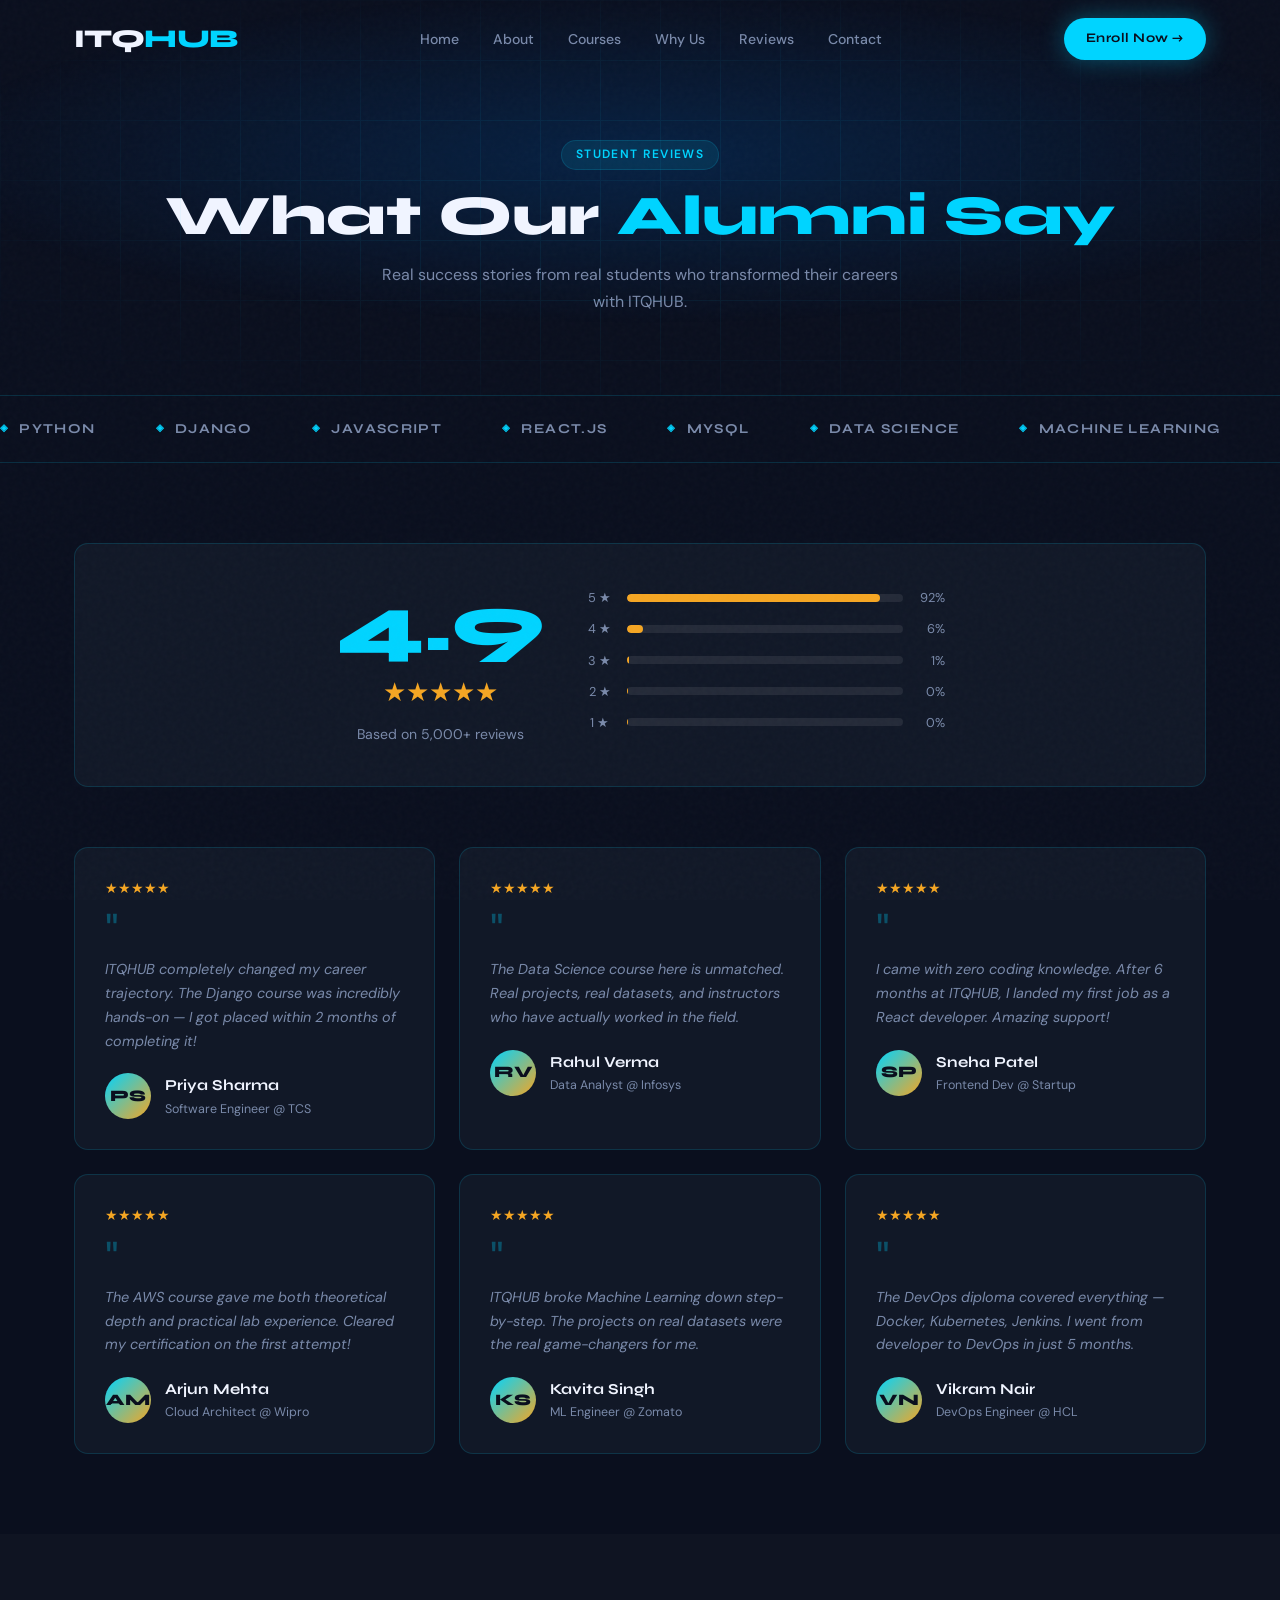
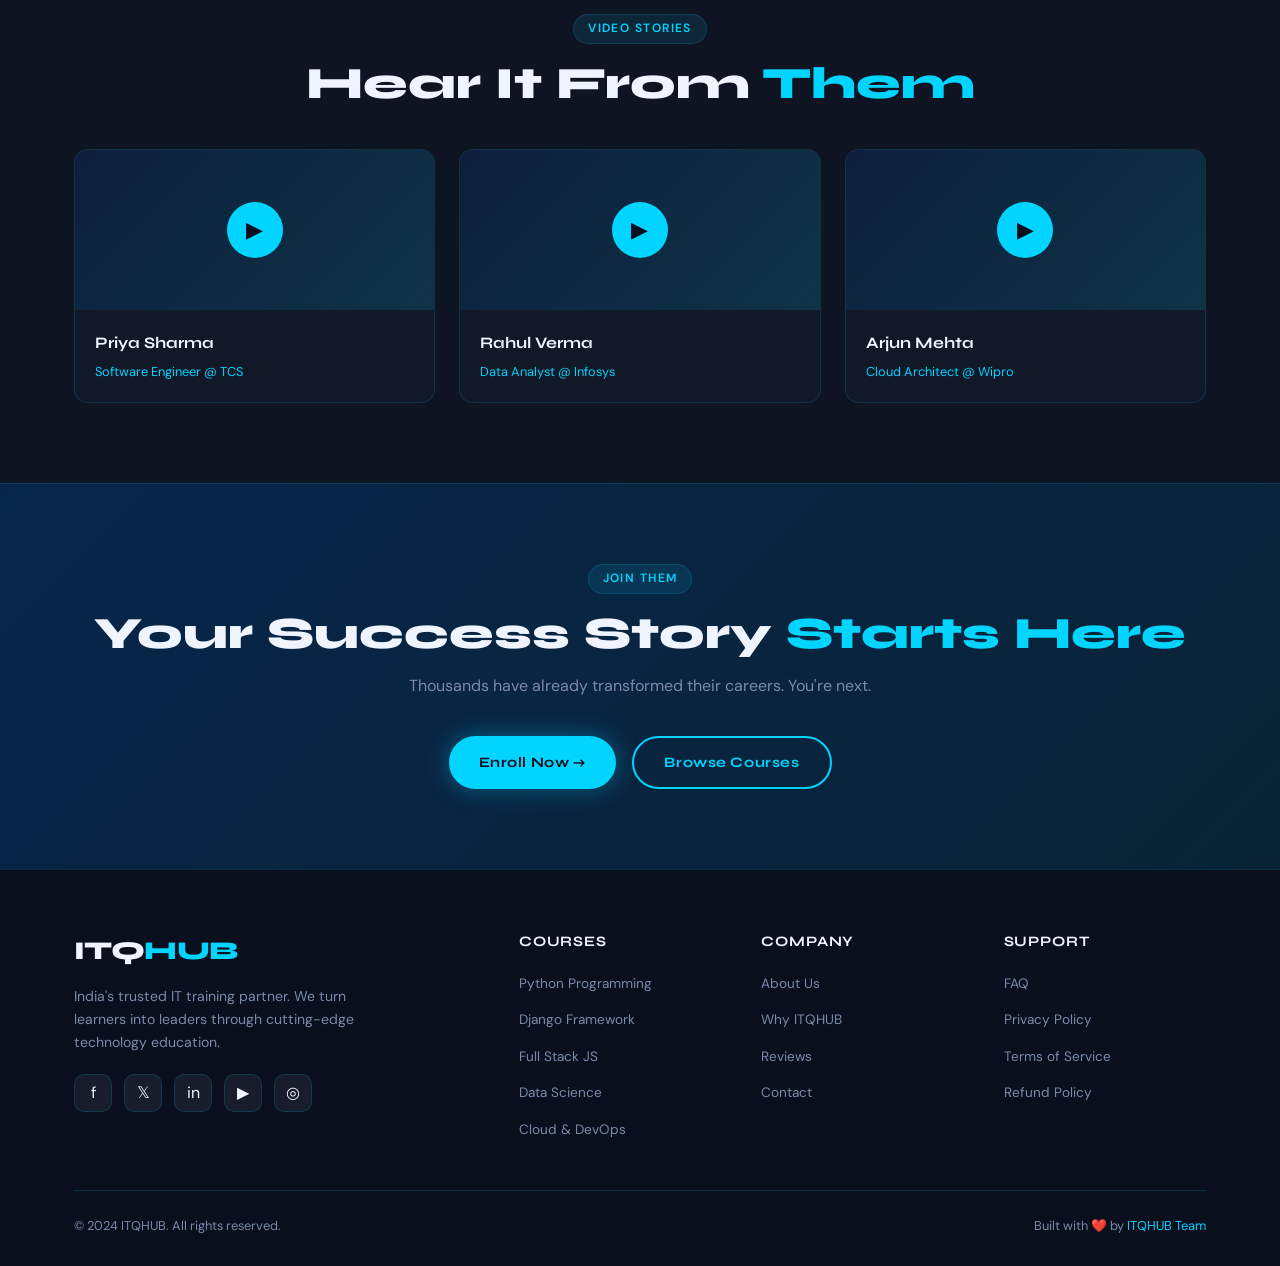
<file: pages/testimonials.html>
<!DOCTYPE html>
<html lang="en">
<head>
  <meta charset="UTF-8"/>
  <meta name="viewport" content="width=device-width, initial-scale=1.0"/>
  <title>Student Reviews – ITQHUB</title>
  <link rel="preconnect" href="https://fonts.googleapis.com"/>
  <link href="https://fonts.googleapis.com/css2?family=Syne:wght@400;600;700;800&family=DM+Sans:ital,wght@0,300;0,400;0,500;1,300&display=swap" rel="stylesheet"/>
  <link rel="stylesheet" href="../css/style.css"/>
  <style>
    .testi-section { padding:80px 0; }
    .testi-grid { display:grid; grid-template-columns:repeat(auto-fill,minmax(300px,1fr)); gap:24px; margin-top:50px; }

    /* RATING SUMMARY */
    .rating-summary {
      background:var(--card); border:1px solid var(--border); border-radius:var(--radius);
      padding:40px; text-align:center; margin-bottom:60px;
      display:flex; gap:40px; align-items:center; justify-content:center; flex-wrap:wrap;
    }
    .big-rating { font-family:var(--font-head); font-size:5rem; font-weight:800; color:var(--accent); line-height:1; }
    .big-stars  { font-size:1.6rem; color:var(--gold); margin:8px 0; }
    .rating-label { font-size:.88rem; color:var(--muted); }
    .rating-bars  { flex:1; min-width:200px; max-width:360px; }
    .bar-row { display:flex; align-items:center; gap:12px; margin-bottom:10px; }
    .bar-label { font-size:.8rem; color:var(--muted); width:30px; flex-shrink:0; }
    .bar-track { flex:1; height:8px; background:rgba(255,255,255,.08); border-radius:4px; overflow:hidden; }
    .bar-fill  { height:100%; background:var(--gold); border-radius:4px; transition:width 1s ease; }
    .bar-count { font-size:.8rem; color:var(--muted); width:30px; text-align:right; flex-shrink:0; }

    /* VIDEO PLACEHOLDER */
    .video-section { padding:80px 0; background:rgba(255,255,255,.02); }
    .video-grid { display:grid; grid-template-columns:repeat(auto-fill,minmax(280px,1fr)); gap:24px; margin-top:40px; }
    .video-card {
      background:var(--card); border:1px solid var(--border); border-radius:var(--radius);
      overflow:hidden; transition:all .3s;
    }
    .video-card:hover { border-color:var(--accent); transform:translateY(-4px); }
    .video-thumb {
      height:160px; background:linear-gradient(135deg,var(--blue),rgba(0,212,255,.15));
      display:flex; align-items:center; justify-content:center; position:relative;
    }
    .play-btn {
      width:56px; height:56px; border-radius:50%; background:var(--accent);
      display:flex; align-items:center; justify-content:center;
      color:var(--navy); font-size:1.4rem; cursor:pointer; transition:transform .3s;
    }
    .video-card:hover .play-btn { transform:scale(1.1); }
    .video-info { padding:20px; }
    .video-name { font-family:var(--font-head); font-weight:700; }
    .video-role { font-size:.8rem; color:var(--accent); margin-top:4px; }

    /* CTA */
    .cta-section {
      padding:80px 0; text-align:center;
      background:linear-gradient(135deg,rgba(0,90,180,.3),rgba(0,212,255,.1));
      border-top:1px solid var(--border);
    }
  </style>
</head>
<body>
<div id="loader"><div class="loader-logo">ITQ<span>HUB</span></div></div>
<button id="btt">▲</button>
<div id="navPlaceholder"></div>

<div class="page-hero">
  <div class="page-hero-grid"></div>
  <div class="container">
    <span class="section-tag">Student Reviews</span>
    <h1 class="section-title">What Our <span>Alumni Say</span></h1>
    <p>Real success stories from real students who transformed their careers with ITQHUB.</p>
  </div>
</div>

<div id="marqueePlaceholder"></div>

<section class="testi-section">
  <div class="container">
    <!-- RATING SUMMARY -->
    <div class="rating-summary reveal">
      <div>
        <div class="big-rating">4.9</div>
        <div class="big-stars">★★★★★</div>
        <div class="rating-label">Based on 5,000+ reviews</div>
      </div>
      <div class="rating-bars">
        <div class="bar-row"><span class="bar-label">5 ★</span><div class="bar-track"><div class="bar-fill" style="width:92%"></div></div><span class="bar-count">92%</span></div>
        <div class="bar-row"><span class="bar-label">4 ★</span><div class="bar-track"><div class="bar-fill" style="width:6%"></div></div><span class="bar-count">6%</span></div>
        <div class="bar-row"><span class="bar-label">3 ★</span><div class="bar-track"><div class="bar-fill" style="width:1%"></div></div><span class="bar-count">1%</span></div>
        <div class="bar-row"><span class="bar-label">2 ★</span><div class="bar-track"><div class="bar-fill" style="width:0.5%"></div></div><span class="bar-count">0%</span></div>
        <div class="bar-row"><span class="bar-label">1 ★</span><div class="bar-track"><div class="bar-fill" style="width:0.5%"></div></div><span class="bar-count">0%</span></div>
      </div>
    </div>

    <!-- TESTI CARDS -->
    <div class="testi-grid" id="testiGridPage"></div>
  </div>
</section>

<!-- VIDEO TESTIMONIALS -->
<section class="video-section">
  <div class="container">
    <div class="reveal" style="text-align:center;">
      <span class="section-tag">Video Stories</span>
      <h2 class="section-title">Hear It From <span>Them</span></h2>
    </div>
    <div class="video-grid">
      <div class="video-card reveal">
        <div class="video-thumb"><div class="play-btn">▶</div></div>
        <div class="video-info"><div class="video-name">Priya Sharma</div><div class="video-role">Software Engineer @ TCS</div></div>
      </div>
      <div class="video-card reveal">
        <div class="video-thumb"><div class="play-btn">▶</div></div>
        <div class="video-info"><div class="video-name">Rahul Verma</div><div class="video-role">Data Analyst @ Infosys</div></div>
      </div>
      <div class="video-card reveal">
        <div class="video-thumb"><div class="play-btn">▶</div></div>
        <div class="video-info"><div class="video-name">Arjun Mehta</div><div class="video-role">Cloud Architect @ Wipro</div></div>
      </div>
    </div>
  </div>
</section>

<!-- CTA -->
<section class="cta-section">
  <div class="container reveal">
    <span class="section-tag">Join Them</span>
    <h2 class="section-title">Your Success Story <span>Starts Here</span></h2>
    <p style="color:var(--muted);max-width:480px;margin:14px auto 36px;">Thousands have already transformed their careers. You're next.</p>
    <div style="display:flex;gap:16px;justify-content:center;flex-wrap:wrap;">
      <a href="contact.html"   class="btn btn-primary">Enroll Now →</a>
      <a href="courses.html"   class="btn btn-outline">Browse Courses</a>
    </div>
  </div>
</section>

<div id="footerPlaceholder"></div>
<script src="../js/main.js"></script>
<script>
  document.getElementById('navPlaceholder').outerHTML    = getNavHTML('../');
  document.getElementById('marqueePlaceholder').outerHTML = getMarqueeHTML();
  document.getElementById('footerPlaceholder').outerHTML  = getFooterHTML('../');

  document.getElementById('testiGridPage').innerHTML = testimonials.map(t=>testiCardHTML(t)).join('');
</script>
</body>
</html>
</file>
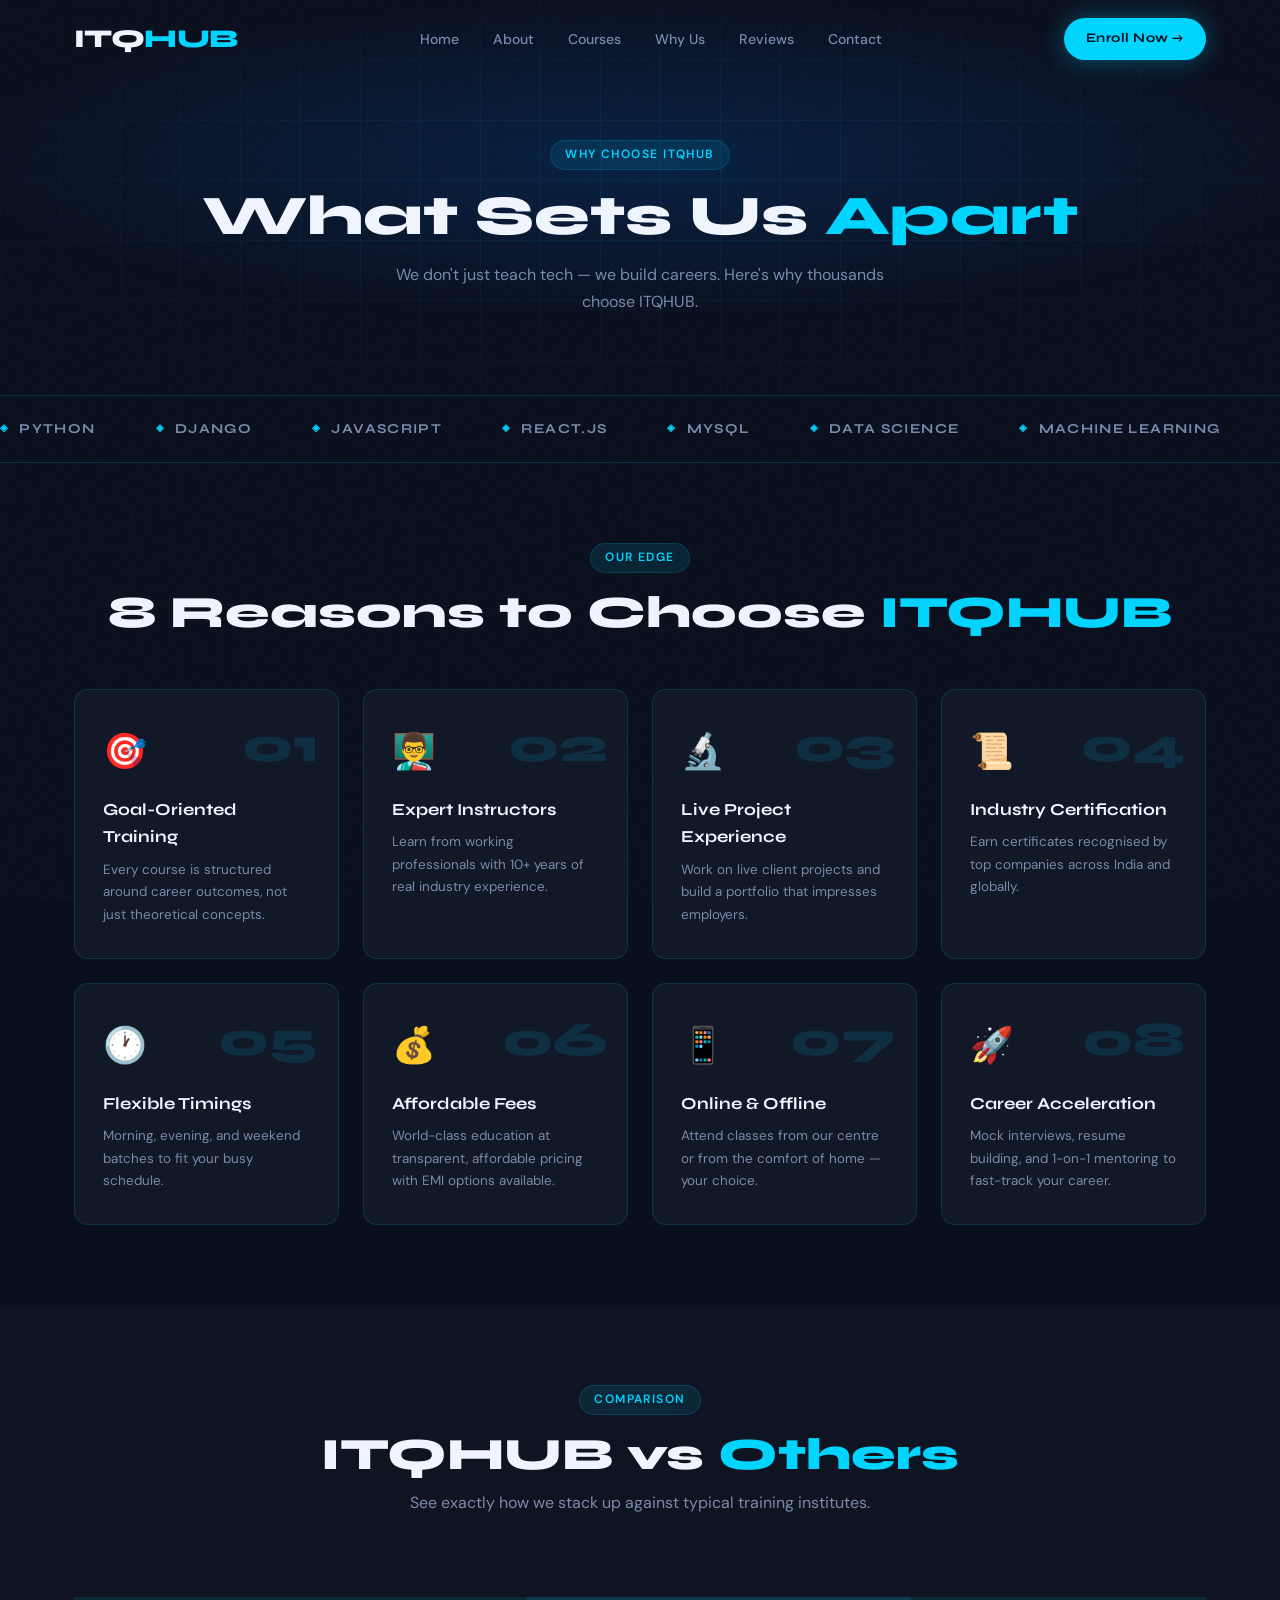
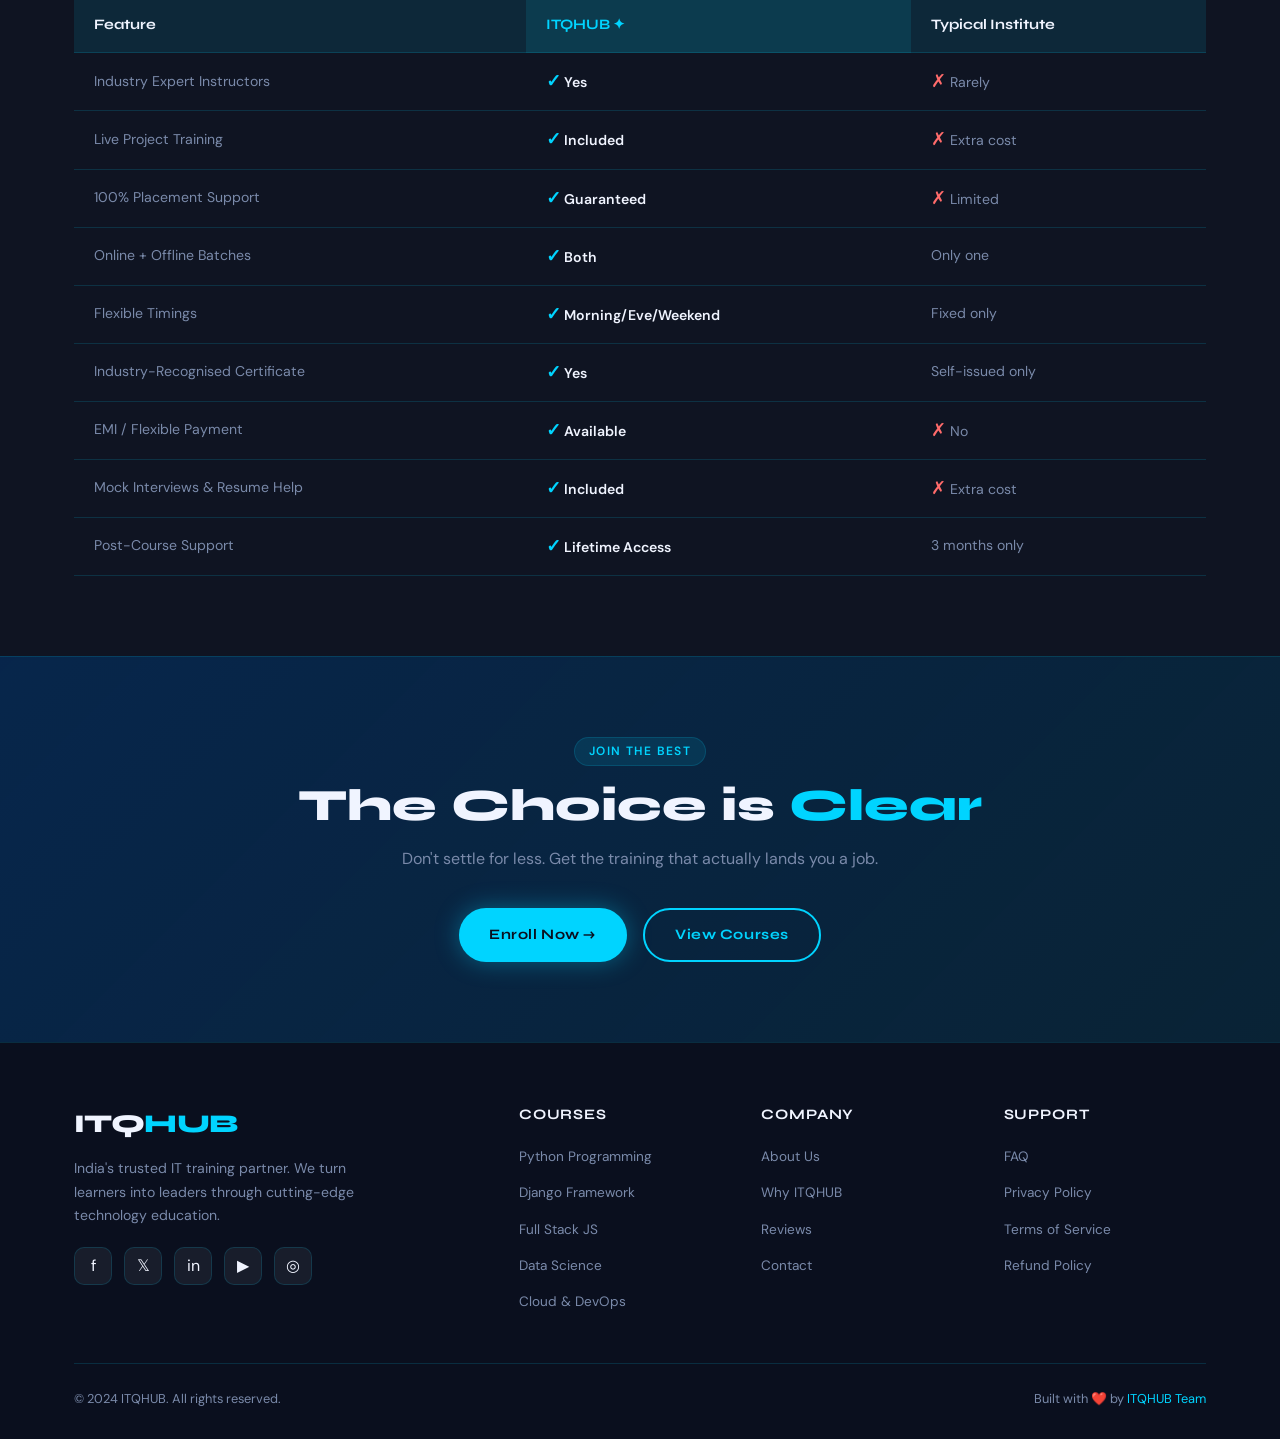
<file: pages/why.html>
<!DOCTYPE html>
<html lang="en">
<head>
  <meta charset="UTF-8"/>
  <meta name="viewport" content="width=device-width, initial-scale=1.0"/>
  <title>Why ITQHUB – Choose the Best</title>
  <link rel="preconnect" href="https://fonts.googleapis.com"/>
  <link href="https://fonts.googleapis.com/css2?family=Syne:wght@400;600;700;800&family=DM+Sans:ital,wght@0,300;0,400;0,500;1,300&display=swap" rel="stylesheet"/>
  <link rel="stylesheet" href="../css/style.css"/>
  <style>
    .why-section { padding:80px 0; }
    .why-grid { display:grid; grid-template-columns:repeat(auto-fill,minmax(260px,1fr)); gap:24px; margin-top:50px; }
    .why-card {
      background:var(--card); border:1px solid var(--border); border-radius:var(--radius);
      padding:32px 28px; transition:all .3s; position:relative; overflow:hidden;
    }
    .why-card::after {
      content:''; position:absolute; bottom:0; left:0; height:3px; width:0;
      background:linear-gradient(90deg,var(--accent),var(--gold)); transition:width .4s;
    }
    .why-card:hover::after { width:100%; }
    .why-card:hover { transform:translateY(-4px); border-color:rgba(0,212,255,.4); }
    .why-num { font-family:var(--font-head); font-size:3rem; font-weight:800; color:var(--accent); opacity:.12; position:absolute; top:16px; right:20px; }
    .why-icon { font-size:2.2rem; margin-bottom:16px; }
    .why-title { font-family:var(--font-head); font-weight:700; font-size:1.05rem; margin-bottom:8px; }
    .why-desc  { font-size:.84rem; color:var(--muted); }

    /* COMPARISON TABLE */
    .compare-section { padding:80px 0; background:rgba(255,255,255,.02); }
    .compare-table { width:100%; border-collapse:collapse; margin-top:40px; }
    .compare-table th {
      background:rgba(0,212,255,.1); color:var(--white);
      font-family:var(--font-head); font-size:.9rem; padding:16px 20px; text-align:left;
      border-bottom:1px solid var(--border);
    }
    .compare-table th.highlight { background:rgba(0,212,255,.2); color:var(--accent); }
    .compare-table td { padding:14px 20px; border-bottom:1px solid var(--border); font-size:.88rem; color:var(--muted); }
    .compare-table td.highlight { color:var(--white); font-weight:600; }
    .compare-table tr:hover td { background:rgba(255,255,255,.03); }
    .check { color:var(--accent); font-size:1.1rem; }
    .cross { color:#ff6b6b; font-size:1.1rem; }

    /* CTA */
    .cta-section {
      padding:80px 0; text-align:center;
      background:linear-gradient(135deg,rgba(0,90,180,.3),rgba(0,212,255,.1));
      border-top:1px solid var(--border);
    }
  </style>
</head>
<body>
<div id="loader"><div class="loader-logo">ITQ<span>HUB</span></div></div>
<button id="btt">▲</button>
<div id="navPlaceholder"></div>

<div class="page-hero">
  <div class="page-hero-grid"></div>
  <div class="container">
    <span class="section-tag">Why Choose ITQHUB</span>
    <h1 class="section-title">What Sets Us <span>Apart</span></h1>
    <p>We don't just teach tech — we build careers. Here's why thousands choose ITQHUB.</p>
  </div>
</div>

<div id="marqueePlaceholder"></div>

<!-- WHY CARDS -->
<section class="why-section">
  <div class="container">
    <div class="reveal" style="text-align:center;">
      <span class="section-tag">Our Edge</span>
      <h2 class="section-title">8 Reasons to Choose <span>ITQHUB</span></h2>
    </div>
    <div class="why-grid">
      <div class="why-card reveal"><div class="why-num">01</div><div class="why-icon">🎯</div><div class="why-title">Goal-Oriented Training</div><p class="why-desc">Every course is structured around career outcomes, not just theoretical concepts.</p></div>
      <div class="why-card reveal"><div class="why-num">02</div><div class="why-icon">👨‍🏫</div><div class="why-title">Expert Instructors</div><p class="why-desc">Learn from working professionals with 10+ years of real industry experience.</p></div>
      <div class="why-card reveal"><div class="why-num">03</div><div class="why-icon">🔬</div><div class="why-title">Live Project Experience</div><p class="why-desc">Work on live client projects and build a portfolio that impresses employers.</p></div>
      <div class="why-card reveal"><div class="why-num">04</div><div class="why-icon">📜</div><div class="why-title">Industry Certification</div><p class="why-desc">Earn certificates recognised by top companies across India and globally.</p></div>
      <div class="why-card reveal"><div class="why-num">05</div><div class="why-icon">🕐</div><div class="why-title">Flexible Timings</div><p class="why-desc">Morning, evening, and weekend batches to fit your busy schedule.</p></div>
      <div class="why-card reveal"><div class="why-num">06</div><div class="why-icon">💰</div><div class="why-title">Affordable Fees</div><p class="why-desc">World-class education at transparent, affordable pricing with EMI options available.</p></div>
      <div class="why-card reveal"><div class="why-num">07</div><div class="why-icon">📱</div><div class="why-title">Online & Offline</div><p class="why-desc">Attend classes from our centre or from the comfort of home — your choice.</p></div>
      <div class="why-card reveal"><div class="why-num">08</div><div class="why-icon">🚀</div><div class="why-title">Career Acceleration</div><p class="why-desc">Mock interviews, resume building, and 1-on-1 mentoring to fast-track your career.</p></div>
    </div>
  </div>
</section>

<!-- COMPARISON TABLE -->
<section class="compare-section">
  <div class="container">
    <div class="reveal" style="text-align:center;">
      <span class="section-tag">Comparison</span>
      <h2 class="section-title">ITQHUB vs <span>Others</span></h2>
      <p class="section-sub" style="margin:10px auto 0;">See exactly how we stack up against typical training institutes.</p>
    </div>
    <div class="reveal" style="overflow-x:auto;margin-top:40px;">
      <table class="compare-table">
        <thead>
          <tr>
            <th>Feature</th>
            <th class="highlight">ITQHUB ✦</th>
            <th>Typical Institute</th>
          </tr>
        </thead>
        <tbody>
          <tr><td>Industry Expert Instructors</td><td class="highlight"><span class="check">✓</span> Yes</td><td><span class="cross">✗</span> Rarely</td></tr>
          <tr><td>Live Project Training</td><td class="highlight"><span class="check">✓</span> Included</td><td><span class="cross">✗</span> Extra cost</td></tr>
          <tr><td>100% Placement Support</td><td class="highlight"><span class="check">✓</span> Guaranteed</td><td><span class="cross">✗</span> Limited</td></tr>
          <tr><td>Online + Offline Batches</td><td class="highlight"><span class="check">✓</span> Both</td><td>Only one</td></tr>
          <tr><td>Flexible Timings</td><td class="highlight"><span class="check">✓</span> Morning/Eve/Weekend</td><td>Fixed only</td></tr>
          <tr><td>Industry-Recognised Certificate</td><td class="highlight"><span class="check">✓</span> Yes</td><td>Self-issued only</td></tr>
          <tr><td>EMI / Flexible Payment</td><td class="highlight"><span class="check">✓</span> Available</td><td><span class="cross">✗</span> No</td></tr>
          <tr><td>Mock Interviews & Resume Help</td><td class="highlight"><span class="check">✓</span> Included</td><td><span class="cross">✗</span> Extra cost</td></tr>
          <tr><td>Post-Course Support</td><td class="highlight"><span class="check">✓</span> Lifetime Access</td><td>3 months only</td></tr>
        </tbody>
      </table>
    </div>
  </div>
</section>

<!-- CTA -->
<section class="cta-section">
  <div class="container reveal">
    <span class="section-tag">Join the Best</span>
    <h2 class="section-title">The Choice is <span>Clear</span></h2>
    <p style="color:var(--muted);max-width:480px;margin:14px auto 36px;">Don't settle for less. Get the training that actually lands you a job.</p>
    <div style="display:flex;gap:16px;justify-content:center;flex-wrap:wrap;">
      <a href="contact.html"        class="btn btn-primary">Enroll Now →</a>
      <a href="courses.html"        class="btn btn-outline">View Courses</a>
    </div>
  </div>
</section>

<div id="footerPlaceholder"></div>
<script src="../js/main.js"></script>
<script>
  document.getElementById('navPlaceholder').outerHTML    = getNavHTML('../');
  document.getElementById('marqueePlaceholder').outerHTML = getMarqueeHTML();
  document.getElementById('footerPlaceholder').outerHTML  = getFooterHTML('../');
</script>
</body>
</html>
</file>
<file: css/style.css>
/* ── RESET & VARIABLES ───────────────────────────────── */
*, *::before, *::after { box-sizing: border-box; margin: 0; padding: 0; }
:root {
  --navy:   #0a0f1e;
  --blue:   #0e1f3d;
  --accent: #00d4ff;
  --gold:   #f5a623;
  --white:  #f0f4ff;
  --muted:  #7a8aaa;
  --card:   #111827;
  --border: rgba(0,212,255,.15);
  --radius: 14px;
  --font-head: 'Syne', sans-serif;
  --font-body: 'DM Sans', sans-serif;
}
html { scroll-behavior: smooth; }
body {
  background: var(--navy);
  color: var(--white);
  font-family: var(--font-body);
  font-size: 16px;
  line-height: 1.65;
  overflow-x: hidden;
}
a { color: inherit; text-decoration: none; }
img { display: block; max-width: 100%; }
::selection { background: var(--accent); color: var(--navy); }
::-webkit-scrollbar { width: 6px; }
::-webkit-scrollbar-track { background: var(--navy); }
::-webkit-scrollbar-thumb { background: var(--accent); border-radius: 3px; }

/* ── UTILITY ─────────────────────────────────────────── */
.container { max-width: 1180px; margin: 0 auto; padding: 0 24px; }
.btn {
  display: inline-flex; align-items: center; gap: 8px;
  padding: 13px 30px; border-radius: 50px; font-family: var(--font-head);
  font-size: .9rem; font-weight: 700; letter-spacing: .04em;
  cursor: pointer; border: none; transition: all .3s;
}
.btn-primary { background: var(--accent); color: var(--navy); box-shadow: 0 0 24px rgba(0,212,255,.35); }
.btn-primary:hover { transform: translateY(-2px); box-shadow: 0 0 40px rgba(0,212,255,.6); }
.btn-outline { background: transparent; color: var(--accent); border: 2px solid var(--accent); }
.btn-outline:hover { background: var(--accent); color: var(--navy); }
.btn-sm {
  padding: 8px 18px; border-radius: 50px; font-size: .8rem; font-weight: 700;
  background: rgba(0,212,255,.12); color: var(--accent); border: 1px solid var(--border);
  cursor: pointer; transition: all .25s;
}
.btn-sm:hover { background: var(--accent); color: var(--navy); }
.section-tag {
  display: inline-block; padding: 4px 14px;
  background: rgba(0,212,255,.1); border: 1px solid var(--border);
  border-radius: 50px; font-size: .75rem; font-weight: 600;
  letter-spacing: .12em; text-transform: uppercase; color: var(--accent); margin-bottom: 14px;
}
.section-title {
  font-family: var(--font-head); font-size: clamp(2rem, 4vw, 2.8rem);
  font-weight: 800; line-height: 1.15;
}
.section-title span { color: var(--accent); }
.section-sub { color: var(--muted); font-size: 1rem; max-width: 560px; margin-top: 10px; }

/* ── NOISE OVERLAY ───────────────────────────────────── */
body::before {
  content: ''; position: fixed; inset: 0; z-index: 0; pointer-events: none; opacity: .025;
  background-image: url("data:image/svg+xml,%3Csvg viewBox='0 0 256 256' xmlns='http://www.w3.org/2000/svg'%3E%3Cfilter id='n'%3E%3CfeTurbulence type='fractalNoise' baseFrequency='.75' numOctaves='4' stitchTiles='stitch'/%3E%3C/filter%3E%3Crect width='100%25' height='100%25' filter='url(%23n)'/%3E%3C/svg%3E");
}

/* ── NAVBAR ──────────────────────────────────────────── */
#navbar {
  position: fixed; top: 0; width: 100%; z-index: 1000; padding: 18px 0; transition: all .4s;
}
#navbar.scrolled {
  background: rgba(10,15,30,.92); backdrop-filter: blur(18px);
  border-bottom: 1px solid var(--border); padding: 12px 0;
}
.nav-inner { display: flex; align-items: center; justify-content: space-between; }
.logo { font-family: var(--font-head); font-size: 1.6rem; font-weight: 800; letter-spacing: -.02em; }
.logo span { color: var(--accent); }
.nav-links { display: flex; align-items: center; gap: 34px; list-style: none; }
.nav-links a {
  font-size: .88rem; font-weight: 500; color: var(--muted);
  transition: color .25s; position: relative;
}
.nav-links a::after {
  content: ''; position: absolute; bottom: -4px; left: 0;
  width: 0; height: 2px; background: var(--accent); transition: width .3s;
}
.nav-links a:hover, .nav-links a.active { color: var(--white); }
.nav-links a:hover::after, .nav-links a.active::after { width: 100%; }
.hamburger {
  display: none; flex-direction: column; gap: 5px;
  cursor: pointer; padding: 4px; background: none; border: none;
}
.hamburger span { display: block; width: 24px; height: 2px; background: var(--white); border-radius: 2px; transition: all .3s; }
.hamburger.open span:nth-child(1) { transform: rotate(45deg) translate(5px,5px); }
.hamburger.open span:nth-child(2) { opacity: 0; }
.hamburger.open span:nth-child(3) { transform: rotate(-45deg) translate(5px,-5px); }
.mobile-menu {
  display: none; position: fixed; top: 70px; left: 0; right: 0;
  background: rgba(10,15,30,.97); backdrop-filter: blur(20px);
  padding: 24px; border-bottom: 1px solid var(--border);
  flex-direction: column; gap: 20px; list-style: none;
}
.mobile-menu.open { display: flex; animation: slideDown .3s ease; }
.mobile-menu a { font-size: 1.1rem; font-weight: 600; color: var(--white); }
@keyframes slideDown { from{opacity:0;transform:translateY(-10px)} to{opacity:1;transform:none} }

/* ── PAGE HERO (inner pages) ─────────────────────────── */
.page-hero {
  padding: 140px 0 80px; text-align: center; position: relative; overflow: hidden;
  background: radial-gradient(ellipse 80% 60% at 50% 40%, rgba(0,90,180,.25) 0%, transparent 70%);
}
.page-hero-grid {
  position: absolute; inset: 0; opacity: .06;
  background-image: linear-gradient(var(--accent) 1px,transparent 1px),linear-gradient(90deg,var(--accent) 1px,transparent 1px);
  background-size: 60px 60px;
  mask-image: radial-gradient(ellipse 80% 80% at 50% 50%, black 30%, transparent 80%);
}
.page-hero h1 { font-family: var(--font-head); font-size: clamp(2.2rem,5vw,3.5rem); font-weight: 800; }
.page-hero p { color: var(--muted); max-width: 520px; margin: 14px auto 0; }

/* ── MARQUEE ─────────────────────────────────────────── */
.marquee-section {
  padding: 22px 0; border-top: 1px solid var(--border); border-bottom: 1px solid var(--border); overflow: hidden;
}
.marquee-track { display: flex; gap: 60px; animation: marquee 22s linear infinite; white-space: nowrap; }
.marquee-track:hover { animation-play-state: paused; }
.marquee-item {
  font-family: var(--font-head); font-size: .85rem; font-weight: 700;
  letter-spacing: .1em; text-transform: uppercase; color: var(--muted);
  display: flex; align-items: center; gap: 10px; flex-shrink: 0;
}
.marquee-item::before { content: '◈'; color: var(--accent); font-size: .6rem; }
@keyframes marquee { from{transform:translateX(0)} to{transform:translateX(-50%)} }

/* ── LOADER ──────────────────────────────────────────── */
#loader {
  position: fixed; inset: 0; z-index: 9999; background: var(--navy);
  display: flex; align-items: center; justify-content: center; transition: opacity .5s, visibility .5s;
}
#loader.hidden { opacity: 0; visibility: hidden; }
.loader-logo { font-family: var(--font-head); font-size: 2rem; font-weight: 800; animation: loaderPulse 1s ease-in-out infinite alternate; }
.loader-logo span { color: var(--accent); }
@keyframes loaderPulse { from{opacity:.4} to{opacity:1} }

/* ── SCROLL REVEAL ───────────────────────────────────── */
.reveal { opacity: 0; transform: translateY(40px); transition: opacity .7s, transform .7s; }
.reveal.visible { opacity: 1; transform: none; }

/* ── BACK TO TOP ─────────────────────────────────────── */
#btt {
  position: fixed; bottom: 28px; right: 28px; z-index: 900;
  width: 44px; height: 44px; border-radius: 50%;
  background: var(--accent); color: var(--navy);
  border: none; cursor: pointer; font-size: 1.1rem;
  display: flex; align-items: center; justify-content: center;
  opacity: 0; transform: translateY(20px); transition: all .35s;
  box-shadow: 0 4px 20px rgba(0,212,255,.4);
}
#btt.show { opacity: 1; transform: none; }
#btt:hover { transform: translateY(-3px); }

/* ── FOOTER ──────────────────────────────────────────── */
footer { padding: 60px 0 30px; border-top: 1px solid var(--border); }
.footer-grid { display: grid; grid-template-columns: 2fr 1fr 1fr 1fr; gap: 40px; margin-bottom: 48px; }
.footer-brand p { color: var(--muted); font-size: .88rem; margin-top: 12px; max-width: 280px; }
.footer-social { display: flex; gap: 12px; margin-top: 20px; }
.social-btn {
  width: 38px; height: 38px; border-radius: 10px;
  background: rgba(255,255,255,.06); border: 1px solid var(--border);
  display: flex; align-items: center; justify-content: center;
  font-size: 1rem; transition: all .25s; cursor: pointer;
}
.social-btn:hover { background: var(--accent); border-color: var(--accent); color: var(--navy); }
.footer-col h4 {
  font-family: var(--font-head); font-weight: 700; font-size: .9rem;
  margin-bottom: 16px; letter-spacing: .06em; text-transform: uppercase;
}
.footer-links { list-style: none; display: flex; flex-direction: column; gap: 10px; }
.footer-links a { font-size: .85rem; color: var(--muted); transition: color .25s; }
.footer-links a:hover { color: var(--accent); }
.footer-bottom {
  padding-top: 24px; border-top: 1px solid var(--border);
  display: flex; justify-content: space-between; align-items: center; flex-wrap: wrap; gap: 12px;
}
.footer-bottom p { font-size: .8rem; color: var(--muted); }
.footer-bottom a { color: var(--accent); }

/* ── CARDS ───────────────────────────────────────────── */
.card {
  background: var(--card); border: 1px solid var(--border); border-radius: var(--radius);
  transition: transform .3s, border-color .3s, box-shadow .3s;
}
.card:hover { transform: translateY(-6px); border-color: var(--accent); box-shadow: 0 20px 60px rgba(0,212,255,.12); }

/* ── BADGE ───────────────────────────────────────────── */
.badge { padding: 3px 10px; border-radius: 50px; font-size: .72rem; font-weight: 700; letter-spacing: .06em; text-transform: uppercase; }
.badge-level { background: rgba(245,166,35,.15); color: var(--gold); }
.badge-type  { background: rgba(0,212,255,.12); color: var(--accent); }
.badge-hot   { background: rgba(255,80,80,.15); color: #ff6b6b; }

/* ── FORM ELEMENTS ───────────────────────────────────── */
.form-group { display: flex; flex-direction: column; gap: 8px; margin-bottom: 16px; }
.form-group label { font-size: .82rem; font-weight: 600; color: var(--muted); letter-spacing: .05em; }
.form-group input,
.form-group select,
.form-group textarea {
  background: rgba(255,255,255,.04); border: 1px solid var(--border);
  border-radius: 10px; padding: 13px 16px; color: var(--white);
  font-family: var(--font-body); font-size: .9rem; outline: none;
  transition: border-color .25s, box-shadow .25s;
}
.form-group input:focus,
.form-group select:focus,
.form-group textarea:focus { border-color: var(--accent); box-shadow: 0 0 0 3px rgba(0,212,255,.1); }
.form-group textarea { resize: vertical; min-height: 110px; }
.form-group select option { background: var(--card); }
.form-row { display: grid; grid-template-columns: 1fr 1fr; gap: 16px; }
.form-msg { margin-top: 12px; padding: 12px 16px; border-radius: 10px; font-size: .88rem; display: none; }
.form-msg.success { background: rgba(0,255,150,.1); border: 1px solid rgba(0,255,150,.3); color: #00ff96; display: block; }
.form-msg.error   { background: rgba(255,80,80,.1);  border: 1px solid rgba(255,80,80,.3);  color: #ff6b6b; display: block; }

/* ── RESPONSIVE ──────────────────────────────────────── */
@media(max-width:900px) {
  .footer-grid { grid-template-columns: 1fr 1fr; }
  .form-row { grid-template-columns: 1fr; }
}
@media(max-width:640px) {
  .nav-links { display: none; }
  .hamburger { display: flex; }
  .footer-grid { grid-template-columns: 1fr; }
  .footer-bottom { flex-direction: column; text-align: center; }
}
</file>
